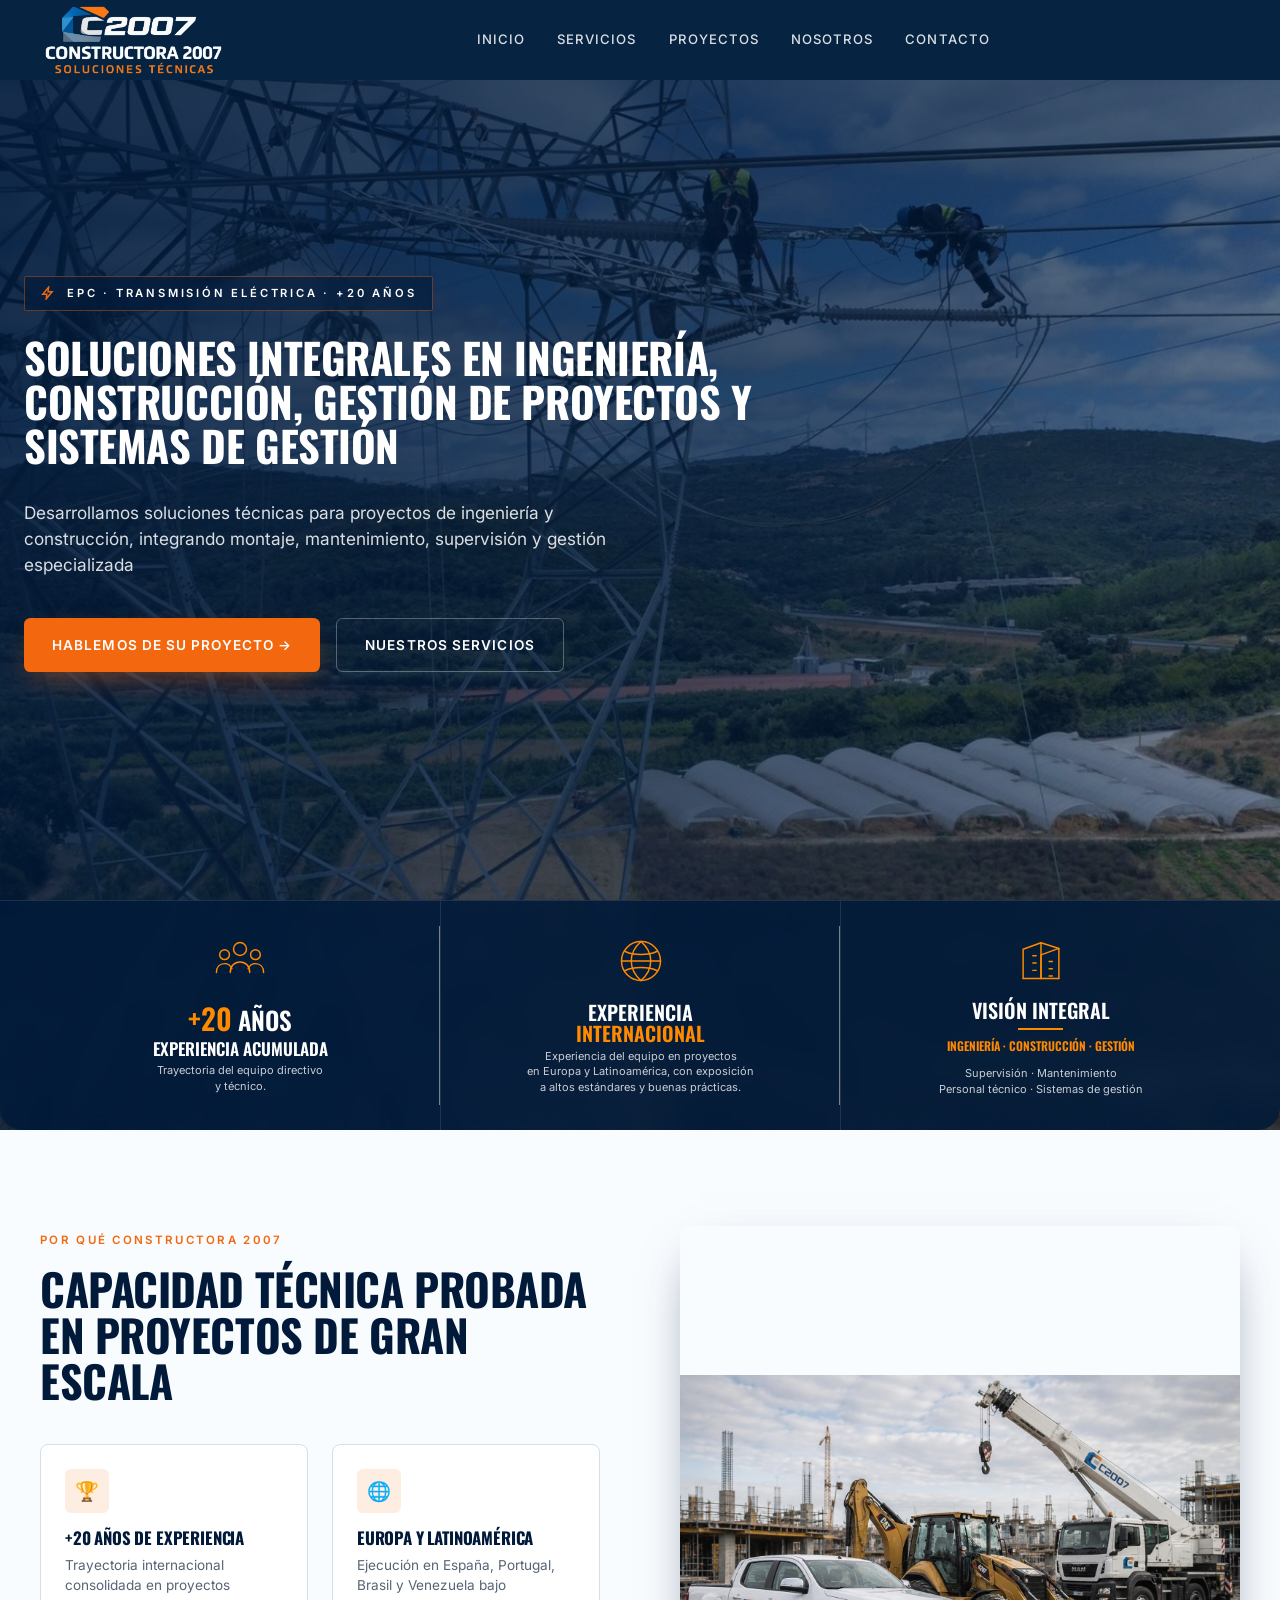
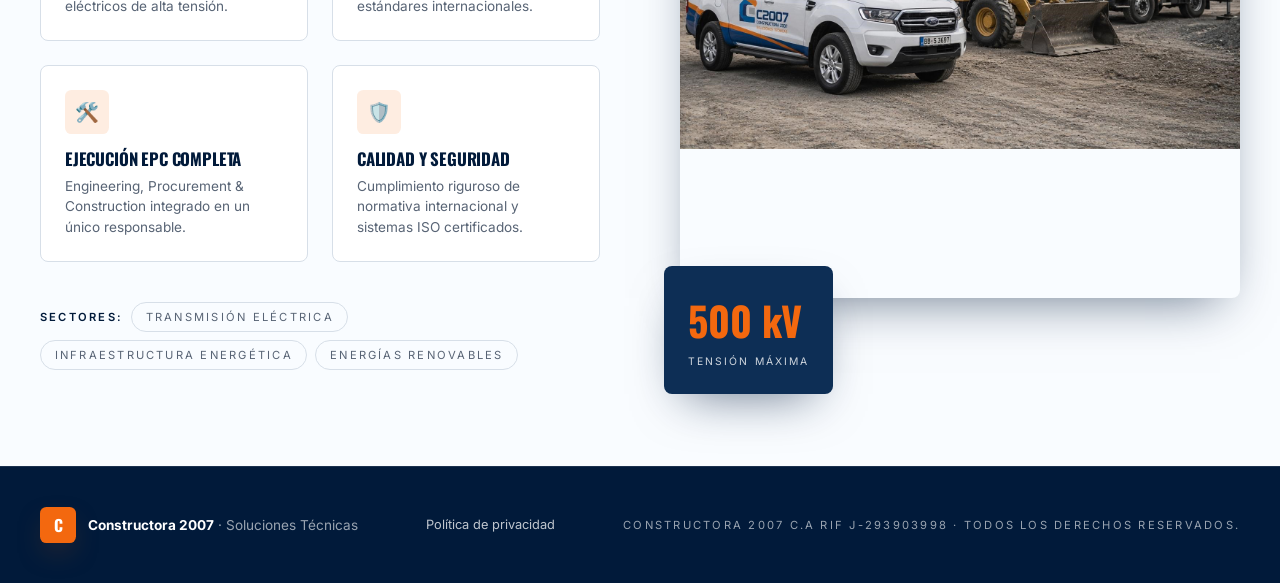
<file: index.html>
<!doctype html>
<html lang="es">
<head>
<meta charset="utf-8" />
<meta name="viewport" content="width=device-width, initial-scale=1" />
<title>Constructora 2007 · EPC en Transmisión Eléctrica hasta 500 kV</title>
<meta name="description" content="Diseño, construcción y montaje de subestaciones y líneas de transmisión hasta 500 kV." />
<link rel="preconnect" href="https://fonts.googleapis.com">
<link rel="preconnect" href="https://fonts.gstatic.com" crossorigin>
<link href="https://fonts.googleapis.com/css2?family=Inter:wght@400;500;600;700&family=Oswald:wght@500;600;700&display=swap" rel="stylesheet">
<link rel="icon" href="img/ico.jpg">
<link rel="stylesheet" href="css/styles.css" />



</head>
<body data-home="1">
<header id="nav" class="nav scrolled">
  <div class="container nav-inner">
    <a href="index.html" class="brand"><img src="img/logo-nuevo.jpeg" alt="Constructora 2007" class="brand-logo"></a>
    <nav class="nav-links">
      <a href="index.html" class="active">Inicio</a>
      <a href="servicios.html">Servicios</a>
      <a href="proyectos.html">Proyectos</a>
      <a href="nosotros.html">Nosotros</a>
      <a href="contacto.html">Contacto</a>
    </nav>
  
    <button class="nav-toggle" aria-label="Abrir menú" id="navToggle"><span></span><span></span><span></span></button>
  </div>
  <div class="nav-mobile" id="navMobile">
    <a href="index.html">Inicio</a>
    <a href="servicios.html">Servicios</a>
    <a href="proyectos.html">Proyectos</a>
    <a href="nosotros.html">Nosotros</a>
    <a href="contacto.html">Contacto</a>
  </div>
</header>
<main>
<!-- HERO -->
<section id="inicio" class="hero">
  <img src="img/fondo.jpg" alt="Líneas de transmisión" class="hero-bg" />
  <div class="hero-overlay"></div>
  <div class="container hero-inner">
    <div class="badge">
      <svg viewBox="0 0 24 24" width="14" height="14" fill="none" stroke="currentColor" stroke-width="2.5"><path d="M13 2L3 14h7l-1 8 10-12h-7l1-8z"/></svg>
      <span>EPC · Transmisión Eléctrica · +20 años</span>
    </div>
    <h1>Soluciones integrales en ingeniería, construcción, gestión de proyectos y sistemas de gestión</h1>
    <p class="hero-lead">Desarrollamos soluciones técnicas para proyectos de ingeniería y construcción, integrando montaje, mantenimiento, supervisión y gestión especializada</p>
    <div class="hero-ctas">
      <a href="contacto.html" class="btn btn-orange">HABLEMOS DE SU PROYECTO →</a>
      <a href="servicios.html" class="btn btn-ghost">NUESTROS SERVICIOS</a>
    </div>
  </div>
  <div class="stats-bar">
  <div class="container stats-grid">

    <!-- BLOQUE 1 -->
    <div class="stat-item">
      <div class="stat-icon">
        <svg viewBox="0 0 64 64" fill="none">
          <circle cx="32" cy="16" r="8"/>
          <circle cx="13" cy="23" r="6"/>
          <circle cx="51" cy="23" r="6"/>
          <path d="M20 45c0-8 5-13 12-13s12 5 12 13"/>
          <path d="M3 45c0-7 4-11 10-11 4 0 7 2 9 6"/>
          <path d="M61 45c0-7-4-11-10-11-4 0-7 2-9 6"/>
        </svg>
      </div>

      <div class="stat-number"><span>+20</span> AÑOS</div>
      <div class="stat-title">EXPERIENCIA ACUMULADA</div>
      <div class="stat-text">
        Trayectoria del equipo directivo<br>
        y técnico.
      </div>
    </div>

    <!-- BLOQUE 2 -->
    <div class="stat-item">
      <div class="stat-icon">
        <svg viewBox="0 0 64 64" fill="none">
          <circle cx="32" cy="32" r="24"/>
          <path d="M8 32h48"/>
          <path d="M32 8c8 7 12 15 12 24s-4 17-12 24"/>
          <path d="M32 8c-8 7-12 15-12 24s4 17 12 24"/>
          <path d="M12 20c6 3 13 4 20 4s14-1 20-4"/>
          <path d="M12 44c6-3 13-4 20-4s14 1 20 4"/>
        </svg>
      </div>

      <div class="stat-heading">EXPERIENCIA</div>
      <div class="stat-heading orange">INTERNACIONAL</div>
      <div class="stat-text">
        Experiencia del equipo en proyectos<br>
        en Europa y Latinoamérica, con exposición<br>
        a altos estándares y buenas prácticas.
      </div>
    </div>

    <!-- BLOQUE 3 -->
    <div class="stat-item">
      <div class="stat-icon">
        <svg viewBox="0 0 64 64" fill="none">
          <path d="M10 56V20l22-8v44"/>
          <path d="M32 56V27l22-8v37"/>
          <path d="M10 56h44"/>
          <path d="M22 28h4"/>
          <path d="M22 37h4"/>
          <path d="M22 46h4"/>
          <path d="M42 35h4"/>
          <path d="M42 44h4"/>
          <path d="M42 53h4"/>
          <path d="M32 12l22 7"/>
        </svg>
      </div>

      <div class="stat-heading">VISIÓN INTEGRAL</div>
      <div class="stat-line"></div>
      <div class="stat-services">
        INGENIERÍA · CONSTRUCCIÓN · GESTIÓN
      </div>
      <div class="stat-text">
        Supervisión · Mantenimiento<br>
        Personal técnico · Sistemas de gestión
      </div>
    </div>

  </div>
</div>
</section>

<!-- WHY US -->
<section class="why">
  <div class="container why-grid">
    <div>
      <span class="eyebrow">Por qué Constructora 2007</span>
      <h2>Capacidad técnica probada en proyectos de gran escala</h2>
      <div class="why-cards">
        <div class="why-card"><div class="why-icon">🏆</div><h3>+20 años de experiencia</h3><p>Trayectoria internacional consolidada en proyectos eléctricos de alta tensión.</p></div>
        <div class="why-card"><div class="why-icon">🌐</div><h3>Europa y Latinoamérica</h3><p>Ejecución en España, Portugal, Brasil y Venezuela bajo estándares internacionales.</p></div>
        <div class="why-card"><div class="why-icon">🛠️</div><h3>Ejecución EPC completa</h3><p>Engineering, Procurement & Construction integrado en un único responsable.</p></div>
        <div class="why-card"><div class="why-icon">🛡️</div><h3>Calidad y seguridad</h3><p>Cumplimiento riguroso de normativa internacional y sistemas ISO certificados.</p></div>
      </div>
      <div class="sectors">
        <span class="sectors-label">Sectores:</span>
        <span class="chip">Transmisión Eléctrica</span>
        <span class="chip">Infraestructura Energética</span>
        <span class="chip">Energías Renovables</span>
      </div>
    </div>
    <div class="why-img-wrap">
      <img src="img/obra.jpg" alt="Tendido de conductores" />
      <div class="about-badge"><div class="about-badge-v">500 kV</div><div class="about-badge-l">Tensión máxima</div></div>
    </div>
  </div>
</section>
</main>
<footer class="footer">
  <div class="container footer-inner">
    <div class="brand">
      <div class="brand-mark">C</div>
      <div class="text-sm"><strong>Constructora 2007</strong> · Soluciones Técnicas</div>
    </div>
    <a class="footer-privacy-link" href="politica-privacidad.html">Política de privacidad</a>
    <div class="footer-copy">Constructora 2007 C.A RIF J-293903998 · Todos los derechos reservados.</div>
  </div>
</footer>
<script src="js/script.js"></script>

</body>
</html>
</file>
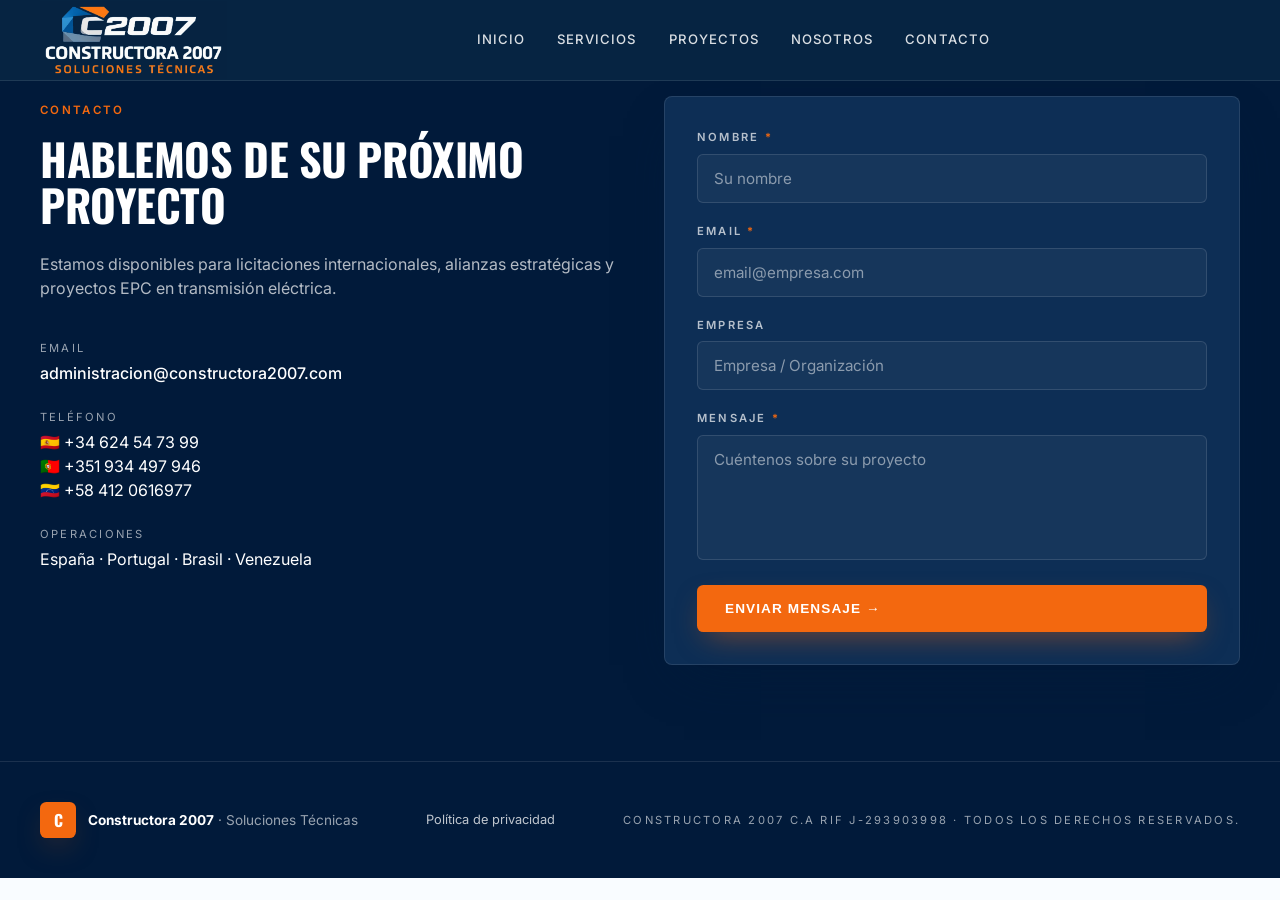
<file: contacto.html>
<!doctype html>
<html lang="es">
<head>
<meta charset="utf-8" />
<meta name="viewport" content="width=device-width, initial-scale=1" />
<title>Contacto · Constructora 2007</title>
<meta name="description" content="Hablemos de su próximo proyecto. Disponibles para licitaciones internacionales." />
<link rel="preconnect" href="https://fonts.googleapis.com">
<link rel="preconnect" href="https://fonts.gstatic.com" crossorigin>
<link href="https://fonts.googleapis.com/css2?family=Inter:wght@400;500;600;700&family=Oswald:wght@500;600;700&display=swap" rel="stylesheet">
<link rel="icon" href="img/ico.jpg">
<link rel="stylesheet" href="css/styles.css?v=contacto-scroll-4" />
</head>
<body>
<header id="nav" class="nav scrolled">

  <div class="container nav-inner">
    <a href="index.html" class="brand">
      <img src="img/logo-nuevo.jpeg" alt="Constructora 2007" class="brand-logo">
    </a>
    <nav class="nav-links">
      <a href="index.html" class="active">Inicio</a>
      <a href="servicios.html">Servicios</a>
      <a href="proyectos.html">Proyectos</a>
      <a href="nosotros.html">Nosotros</a>
      <a href="contacto.html">Contacto</a>
    </nav>
  
    <button class="nav-toggle" aria-label="Abrir menú" id="navToggle"><span></span><span></span><span></span></button>
  </div>
  <div class="nav-mobile" id="navMobile">
    <a href="index.html">Inicio</a>
    <a href="servicios.html">Servicios</a>
    <a href="proyectos.html">Proyectos</a>
    <a href="nosotros.html">Nosotros</a>
    <a href="contacto.html">Contacto</a>
  </div>
</header>
<main>
<!-- CONTACT -->
<section id="contacto" class="contact">
  <div class="container contact-grid">
    <div>
      <span class="eyebrow">Contacto</span>
      <h2 class="light">Hablemos de su próximo proyecto</h2>
      <p class="lead light">Estamos disponibles para licitaciones internacionales, alianzas estratégicas y proyectos EPC en transmisión eléctrica.</p>
      <div class="contact-list">
        <div class="contact-item"><div><div class="ci-l">Email</div><a href="mailto:administracion@constructora2007.com">administracion@constructora2007.com</a></div></div>
        <div class="contact-item"><div><div class="ci-l">Teléfono</div>
          <div>🇪🇸 +34 624 54 73 99</div>
          <div>🇵🇹 +351 934 497 946</div>
          <div>🇻🇪 +58 412 0616977</div>
        </div></div>
        <div class="contact-item"><div><div class="ci-l">Operaciones</div><div>España · Portugal · Brasil · Venezuela</div></div></div>
      </div>
    </div>
   <form class="contact-form"
      id="contactForm"
      action="https://formsubmit.co/administracion@constructora2007.com"
      method="POST">

  <input type="hidden" name="_subject" value="Nueva solicitud de presupuesto - Constructora 2007">
  <input type="hidden" name="_captcha" value="false">
  <input type="hidden" name="_next" value="https://constructora2007.com/index.html">

  <label>
    Nombre <span>*</span>
    <input name="nombre" required type="text" placeholder="Su nombre"/>
  </label>

  <label>
    Email <span>*</span>
    <input name="email" required type="email" placeholder="email@empresa.com"/>
  </label>

  <label>
    Empresa
    <input name="empresa" type="text" placeholder="Empresa / Organización"/>
  </label>

  <label>
    Mensaje <span>*</span>
    <textarea name="mensaje" required rows="5" placeholder="Cuéntenos sobre su proyecto"></textarea>
  </label>

  <button type="submit" class="btn btn-orange">Enviar mensaje →</button>
</form>
  </div>
</section>


</main>
<footer class="footer">
  <div class="container footer-inner">
    <div class="brand">
      <div class="brand-mark">C</div>
      <div class="text-sm"><strong>Constructora 2007</strong> · Soluciones Técnicas</div>
    </div>
    <a class="footer-privacy-link" href="politica-privacidad.html">Política de privacidad</a>
    <div class="footer-copy">Constructora 2007 C.A RIF J-293903998 · Todos los derechos reservados.</div>
  </div>
</footer>
<script src="js/script.js"></script>

</body>
</html>
</file>
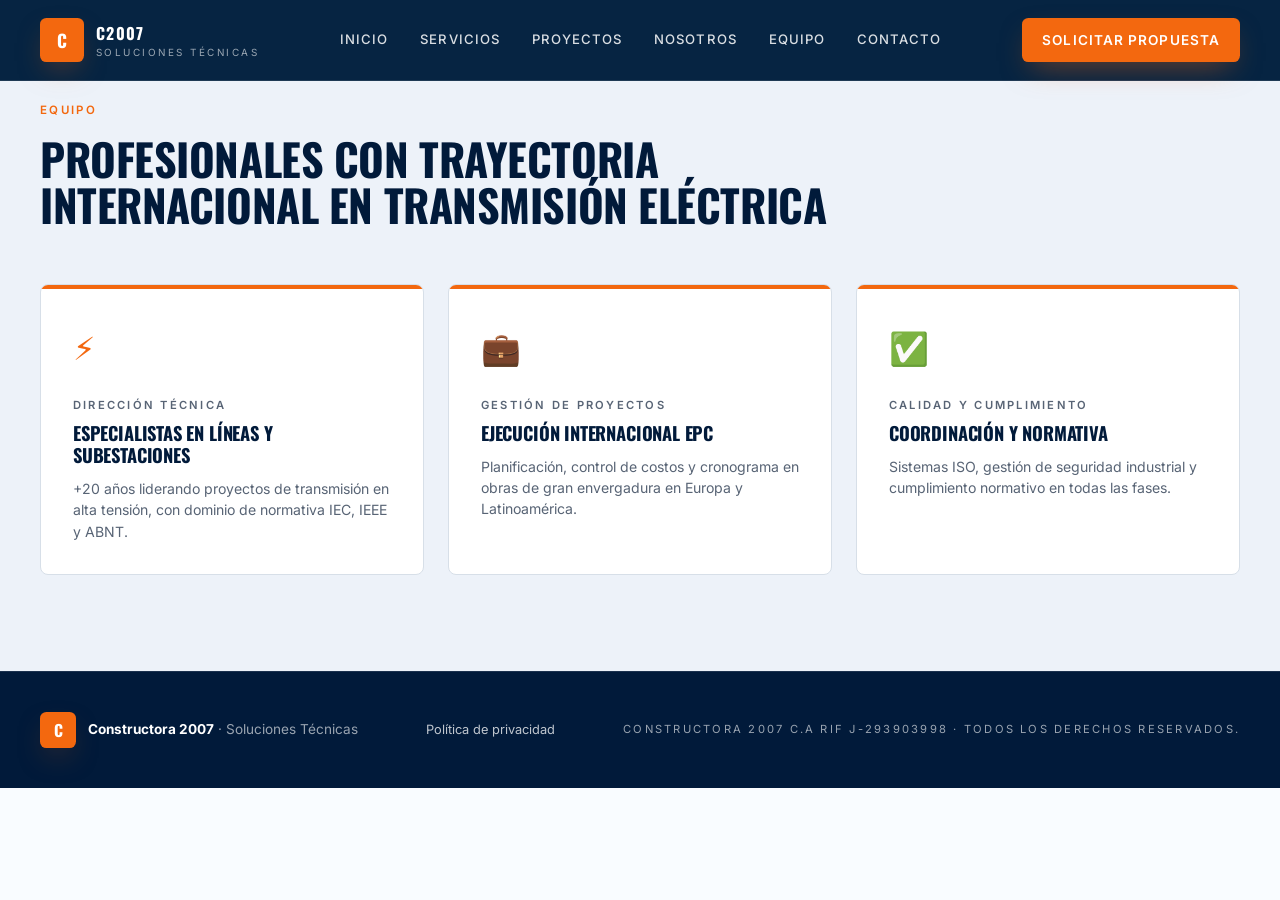
<file: equipo.html>
<!doctype html>
<html lang="es">
<head>
<meta charset="utf-8" />
<meta name="viewport" content="width=device-width, initial-scale=1" />
<title>Equipo · Constructora 2007</title>
<meta name="description" content="Profesionales con trayectoria internacional en transmisión eléctrica." />
<link rel="preconnect" href="https://fonts.googleapis.com">
<link rel="preconnect" href="https://fonts.gstatic.com" crossorigin>
<link href="https://fonts.googleapis.com/css2?family=Inter:wght@400;500;600;700&family=Oswald:wght@500;600;700&display=swap" rel="stylesheet">
<link rel="icon" href="img/ico.jpg">
<link rel="stylesheet" href="css/styles.css" />
</head>
<body>
<header id="nav" class="nav scrolled">
  <div class="container nav-inner">
    <a href="index.html" class="brand">
      <div class="brand-mark">C</div>
      <div>
        <div class="brand-name">C2007</div>
        <div class="brand-sub">Soluciones Técnicas</div>
      </div>
    </a>
    <nav class="nav-links">
      <a href="index.html">Inicio</a>
      <a href="servicios.html">Servicios</a>
      <a href="proyectos.html">Proyectos</a>
      <a href="nosotros.html">Nosotros</a>
      <a href="equipo.html" class="active">Equipo</a>
      <a href="contacto.html">Contacto</a>
    </nav>
    <a href="contacto.html" class="btn btn-orange nav-cta">Solicitar Propuesta</a>
    <button class="nav-toggle" aria-label="Abrir menú" id="navToggle"><span></span><span></span><span></span></button>
  </div>
  <div class="nav-mobile" id="navMobile">
    <a href="index.html">Inicio</a>
    <a href="servicios.html">Servicios</a>
    <a href="proyectos.html">Proyectos</a>
    <a href="nosotros.html">Nosotros</a>
    <a href="equipo.html">Equipo</a>
    <a href="contacto.html">Contacto</a>
  </div>
</header>
<main>
<!-- TEAM -->
<section id="equipo" class="team">
  <div class="container">
    <span class="eyebrow">Equipo</span>
    <h2>Profesionales con trayectoria internacional en transmisión eléctrica</h2>
    <div class="team-grid">
      <div class="team-card"><div class="team-bar"></div><div class="team-icon">⚡</div><div class="team-role">Dirección Técnica</div><h3>Especialistas en líneas y subestaciones</h3><p>+20 años liderando proyectos de transmisión en alta tensión, con dominio de normativa IEC, IEEE y ABNT.</p></div>
      <div class="team-card"><div class="team-bar"></div><div class="team-icon">💼</div><div class="team-role">Gestión de Proyectos</div><h3>Ejecución internacional EPC</h3><p>Planificación, control de costos y cronograma en obras de gran envergadura en Europa y Latinoamérica.</p></div>
      <div class="team-card"><div class="team-bar"></div><div class="team-icon">✅</div><div class="team-role">Calidad y Cumplimiento</div><h3>Coordinación y normativa</h3><p>Sistemas ISO, gestión de seguridad industrial y cumplimiento normativo en todas las fases.</p></div>
    </div>
  </div>
</section>


</main>
<footer class="footer">
  <div class="container footer-inner">
    <div class="brand">
      <div class="brand-mark">C</div>
      <div class="text-sm"><strong>Constructora 2007</strong> · Soluciones Técnicas</div>
    </div>
    <a class="footer-privacy-link" href="politica-privacidad.html">Política de privacidad</a>
    <div class="footer-copy">Constructora 2007 C.A RIF J-293903998 · Todos los derechos reservados.</div>
  </div>
</footer>
<script src="js/script.js"></script>

</body>
</html>
</file>
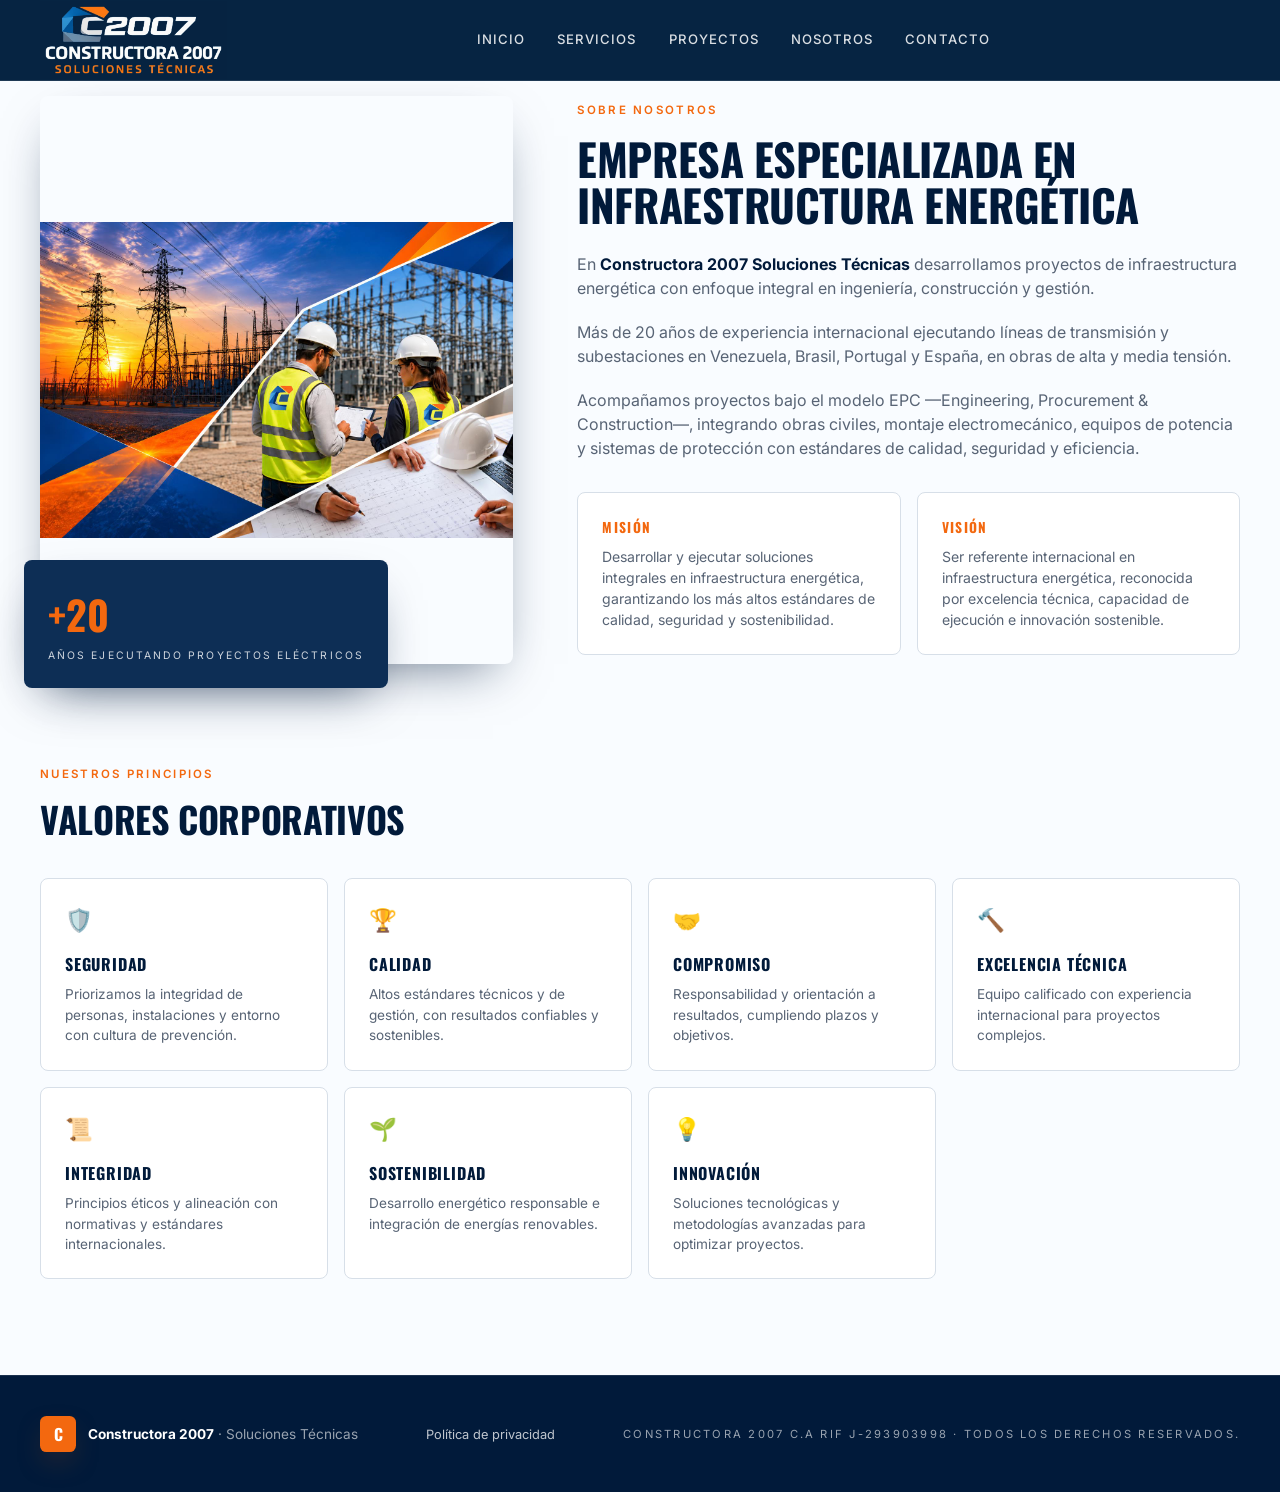
<file: nosotros.html>
<!doctype html>
<html lang="es">
<head>
<meta charset="utf-8" />
<meta name="viewport" content="width=device-width, initial-scale=1" />
<title>Nosotros · Constructora 2007</title>
<meta name="description" content="Empresa especializada en infraestructura energética. Misión, visión y valores." />
<link rel="preconnect" href="https://fonts.googleapis.com">
<link rel="preconnect" href="https://fonts.gstatic.com" crossorigin>
<link href="https://fonts.googleapis.com/css2?family=Inter:wght@400;500;600;700&family=Oswald:wght@500;600;700&display=swap" rel="stylesheet">
<link rel="icon" href="img/ico.jpg">
<link rel="stylesheet" href="css/styles.css" />
</head>
<body>
<header id="nav" class="nav scrolled">
  <div class="container nav-inner">
    <a href="index.html" class="brand">
      <a href="index.html" class="brand">
	  
  <a href="index.html" class="brand">
  <img src="img/logo-nuevo.jpeg" alt="Constructora 2007" class="brand-logo">
</a>
</a>
    </a>
    <nav class="nav-links">
      <a href="index.html" class="active">Inicio</a>
      <a href="servicios.html">Servicios</a>
      <a href="proyectos.html">Proyectos</a>
      <a href="nosotros.html">Nosotros</a>
      <a href="contacto.html">Contacto</a>
    </nav>
  
    <button class="nav-toggle" aria-label="Abrir menú" id="navToggle"><span></span><span></span><span></span></button>
  </div>
  <div class="nav-mobile" id="navMobile">
    <a href="index.html">Inicio</a>
    <a href="servicios.html">Servicios</a>
    <a href="proyectos.html">Proyectos</a>
    <a href="nosotros.html">Nosotros</a>
    <a href="contacto.html">Contacto</a>
  </div>
</header>
<main>
<!-- ABOUT -->
<section id="nosotros" class="about">
  <div class="container about-grid">
    <div class="about-img-wrap">
      <img src="img/nosotros.jpeg" alt="Equipo de Constructora 2007"/>
      <div class="about-badge"><div class="about-badge-v">+20</div><div class="about-badge-l">Años ejecutando proyectos eléctricos</div></div>
    </div>
    <div>
      <span class="eyebrow">Sobre nosotros</span>
      <h2>Empresa especializada en infraestructura energética</h2>
      <div class="about-text">
        <p>En <strong>Constructora 2007 Soluciones Técnicas</strong> desarrollamos proyectos de infraestructura energética con enfoque integral en ingeniería, construcción y gestión.</p>
        <p>Más de 20 años de experiencia internacional ejecutando líneas de transmisión y subestaciones en Venezuela, Brasil, Portugal y España, en obras de alta y media tensión.</p>
        <p>Acompañamos proyectos bajo el modelo EPC —Engineering, Procurement & Construction—, integrando obras civiles, montaje electromecánico, equipos de potencia y sistemas de protección con estándares de calidad, seguridad y eficiencia.</p>
      </div>
      <div class="mv">
        <div class="mv-card"><div class="mv-title">Misión</div><p>Desarrollar y ejecutar soluciones integrales en infraestructura energética, garantizando los más altos estándares de calidad, seguridad y sostenibilidad.</p></div>
        <div class="mv-card"><div class="mv-title">Visión</div><p>Ser referente internacional en infraestructura energética, reconocida por excelencia técnica, capacidad de ejecución e innovación sostenible.</p></div>
      </div>
    </div>
  </div>
  <div class="container values-wrap">
    <span class="eyebrow">Nuestros principios</span>
    <h3>Valores Corporativos</h3>
    <div class="values" id="valuesGrid"></div>
  </div>
</section>


</main>
<footer class="footer">
  <div class="container footer-inner">
    <div class="brand">
      <div class="brand-mark">C</div>
      <div class="text-sm"><strong>Constructora 2007</strong> · Soluciones Técnicas</div>
    </div>
    <a class="footer-privacy-link" href="politica-privacidad.html">Política de privacidad</a>
    <div class="footer-copy">Constructora 2007 C.A RIF J-293903998 · Todos los derechos reservados.</div>
  </div>
</footer>
<script src="js/script.js"></script>

</body>
</html>
</file>
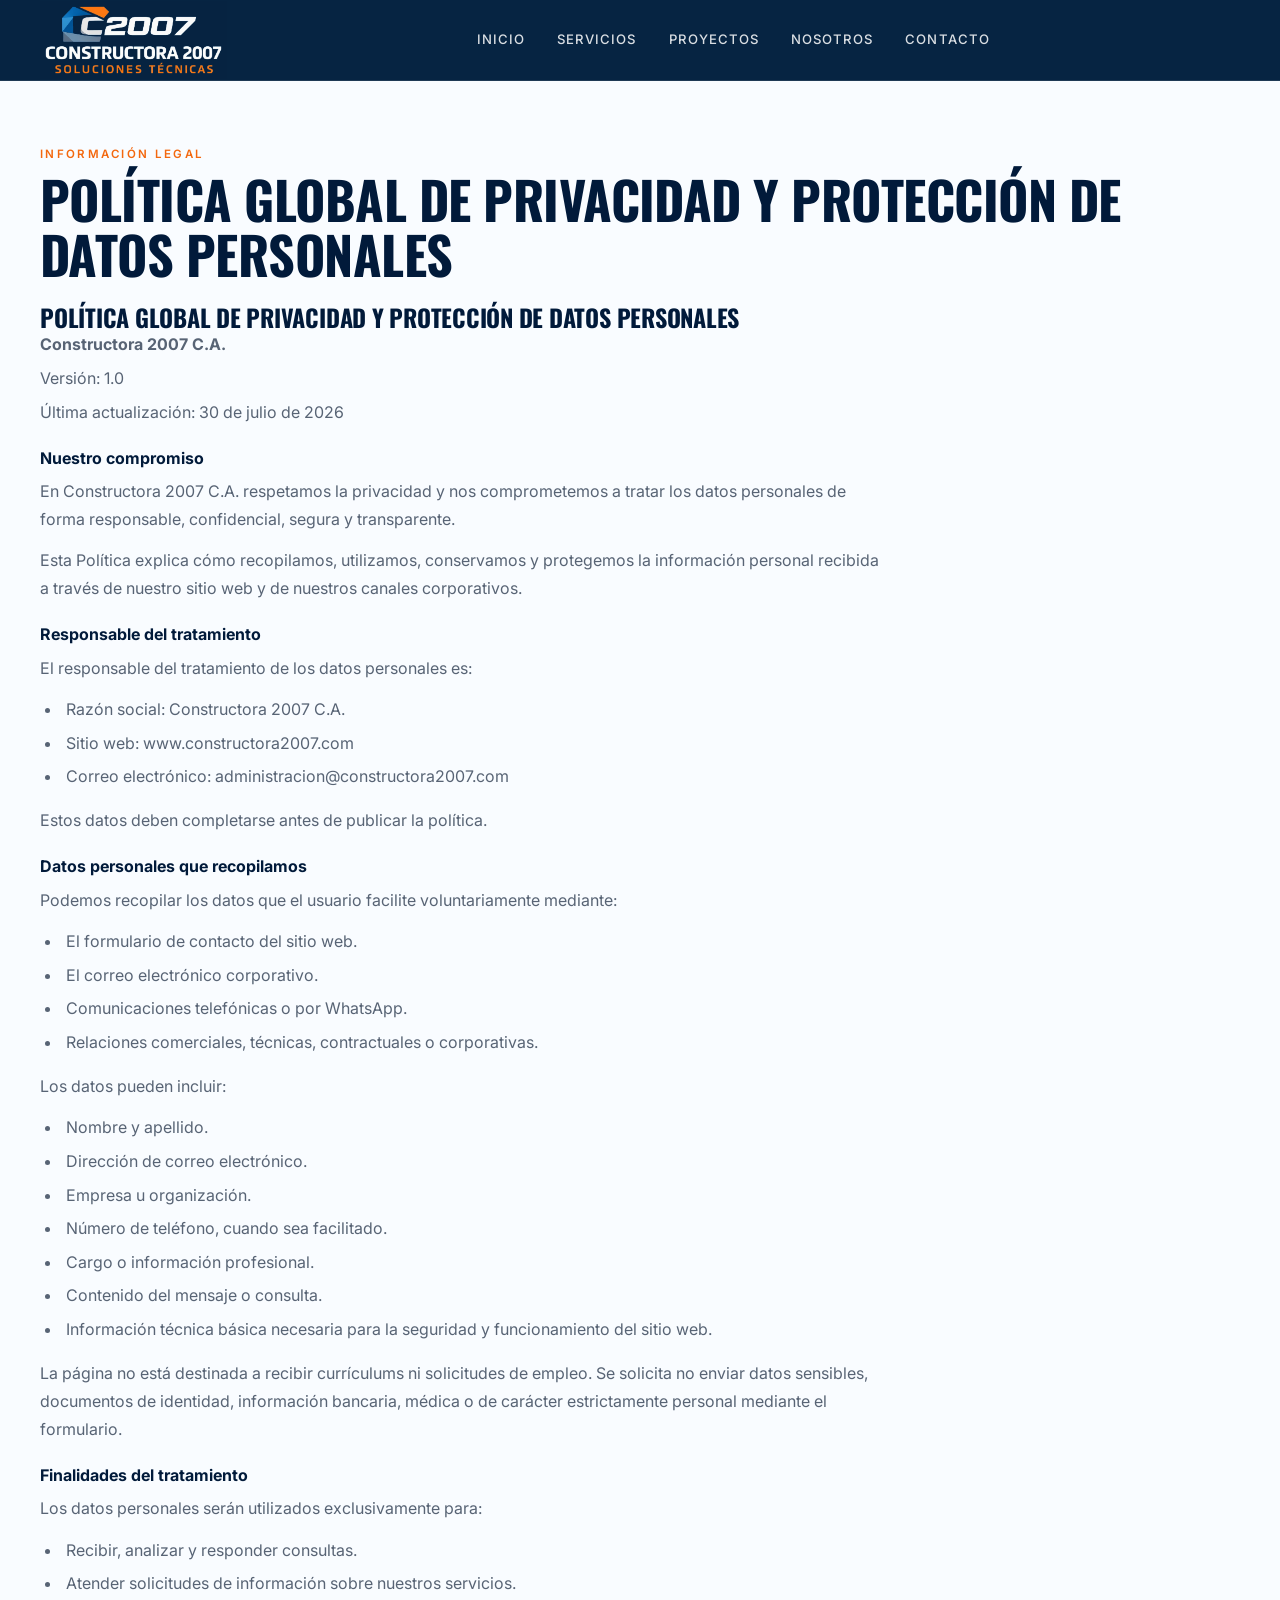
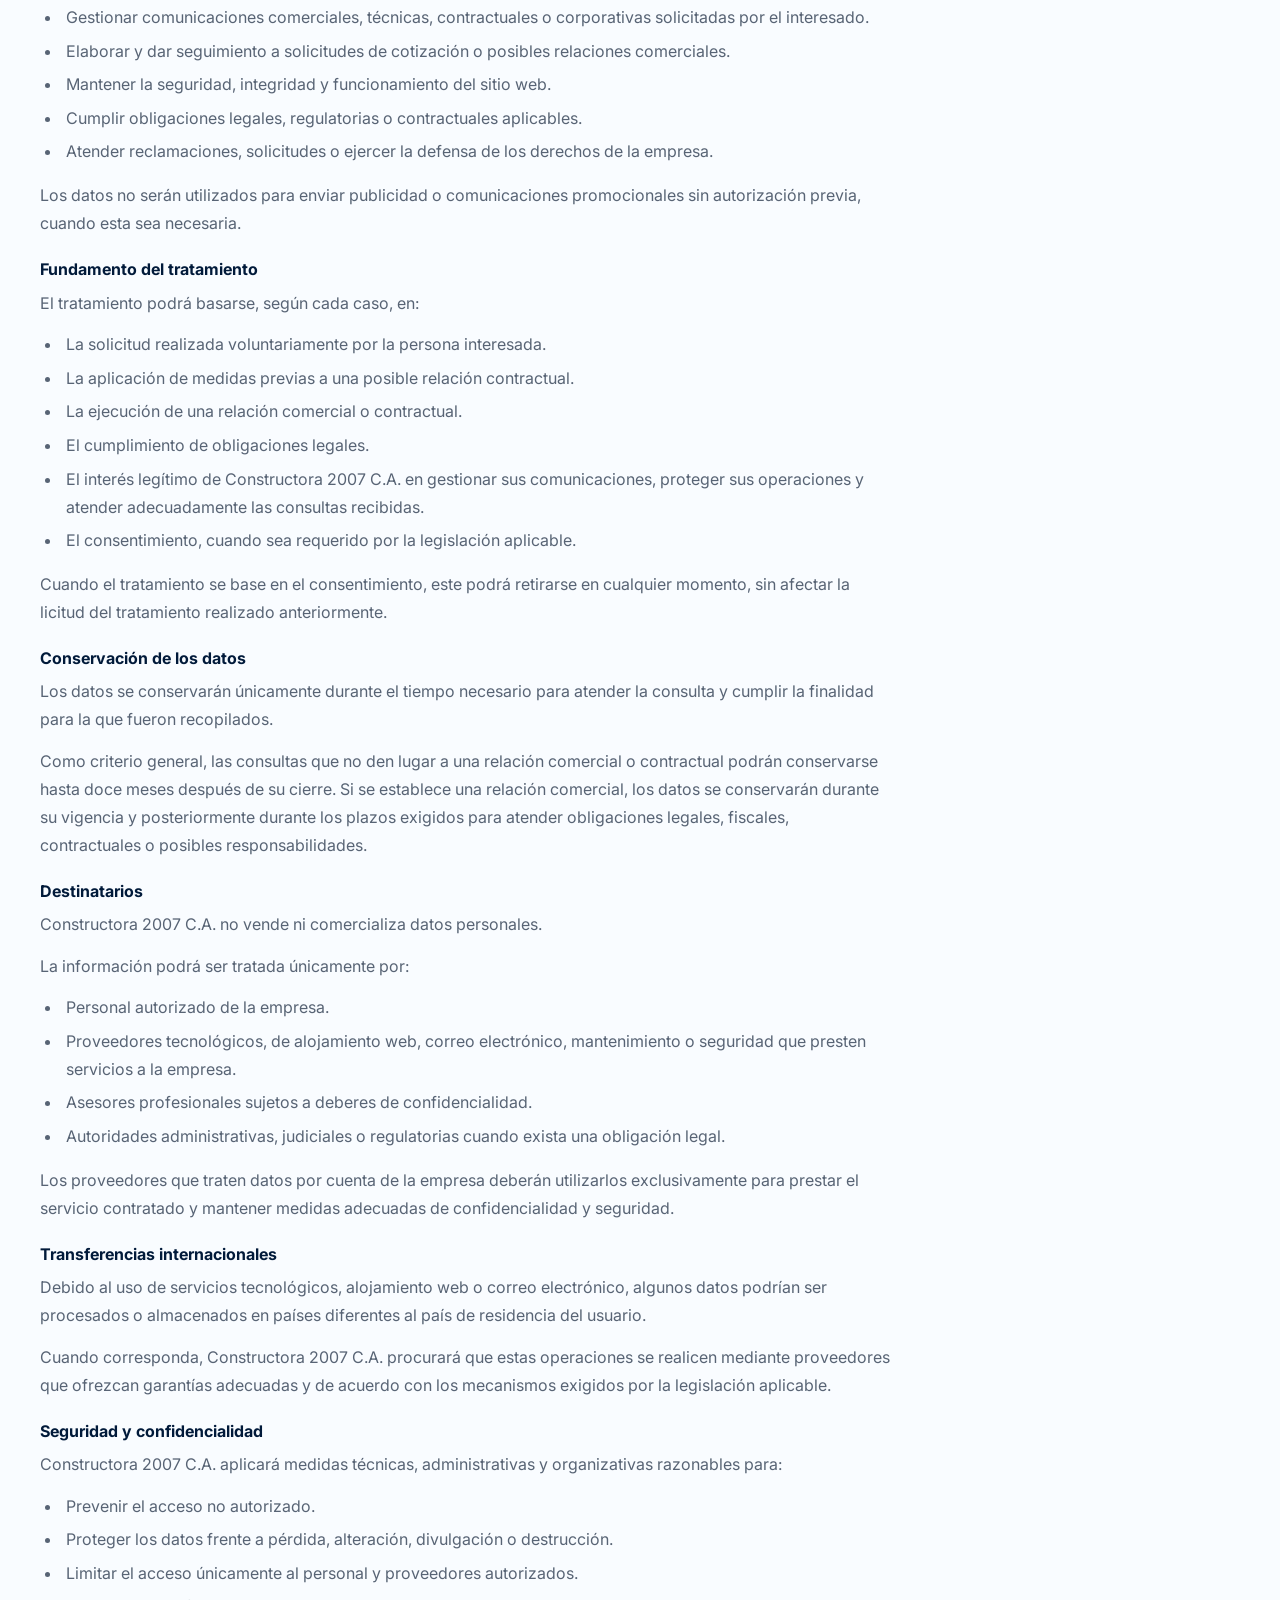
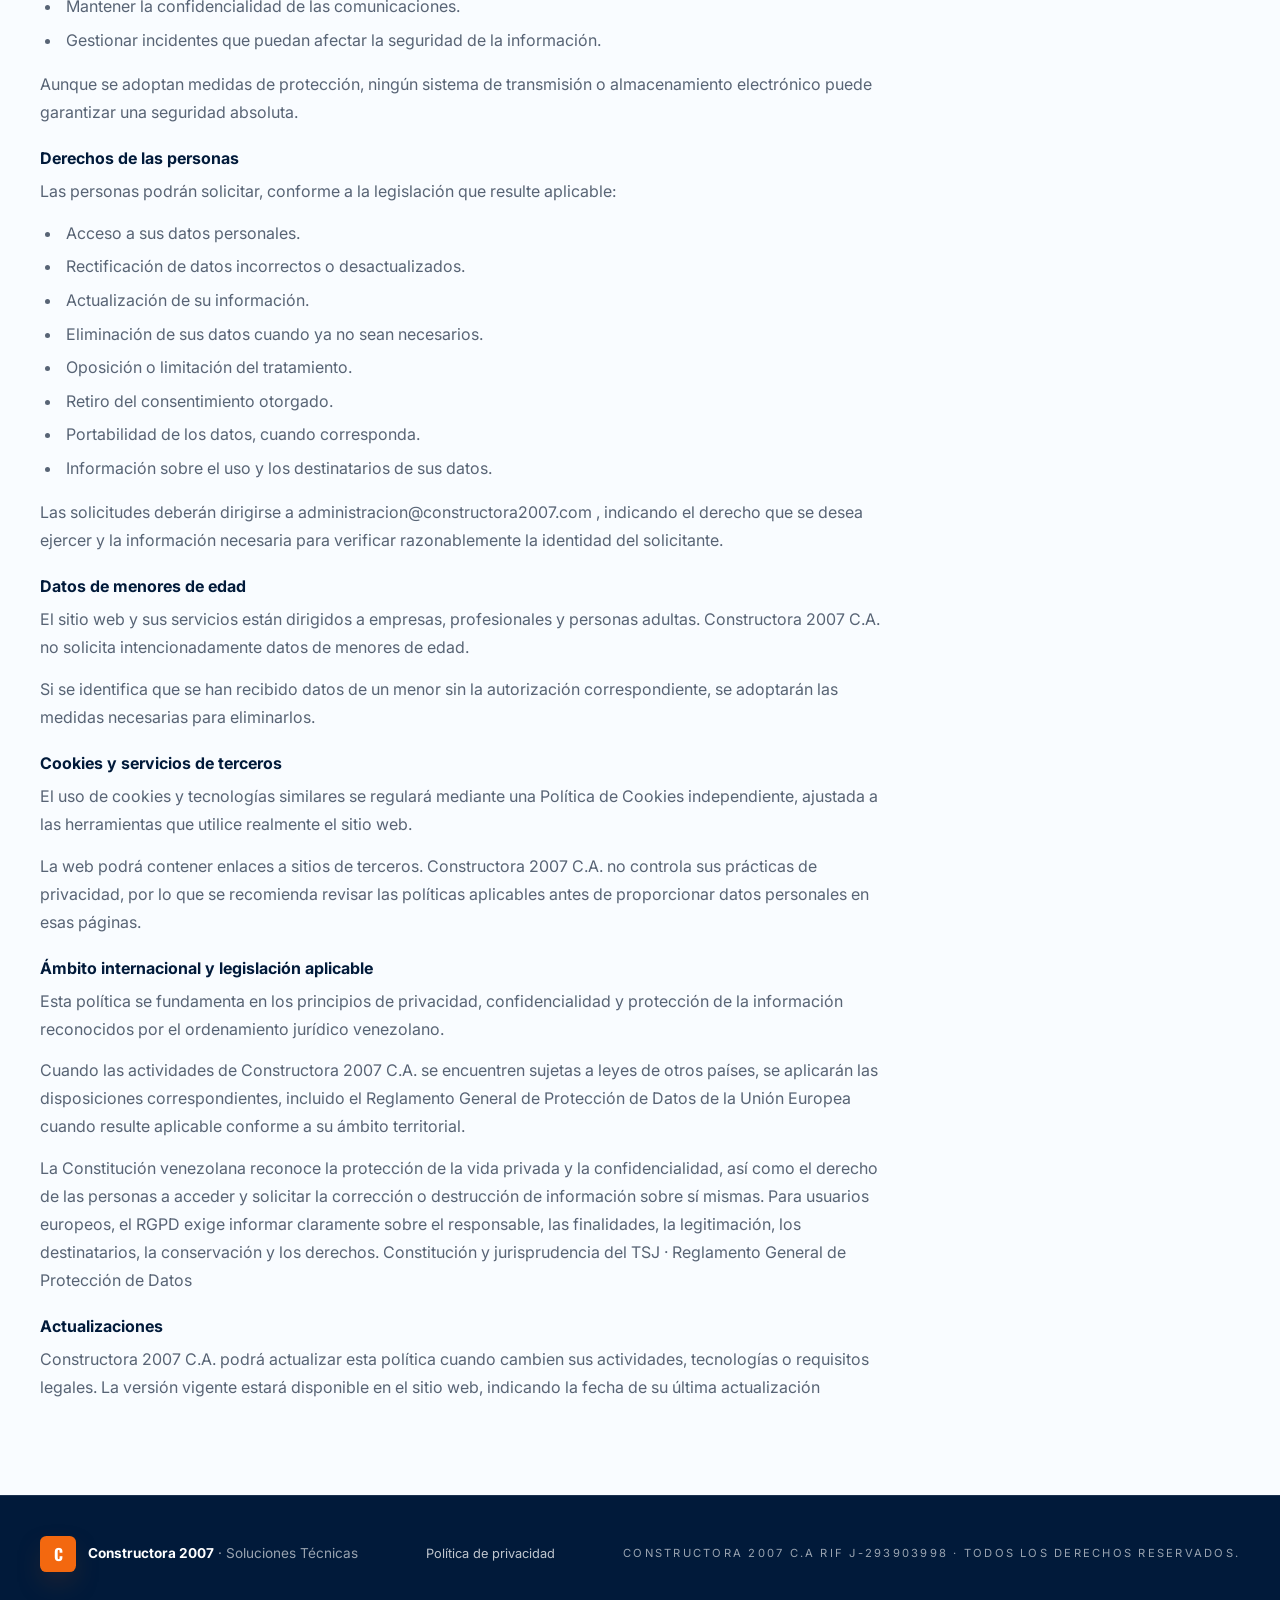
<file: politica-privacidad.html>
<!doctype html>
<html lang="es">
<head>
<meta charset="utf-8" />
<meta name="viewport" content="width=device-width, initial-scale=1" />
<title>Política global de privacidad · Constructora 2007</title>
<meta name="description" content="Política global de privacidad y protección de datos personales de Constructora 2007 C.A." />
<link rel="preconnect" href="https://fonts.googleapis.com">
<link rel="preconnect" href="https://fonts.gstatic.com" crossorigin>
<link href="https://fonts.googleapis.com/css2?family=Inter:wght@400;500;600;700&family=Oswald:wght@500;600;700&display=swap" rel="stylesheet">
<link rel="icon" href="img/ico.jpg">
<link rel="stylesheet" href="css/styles.css" />
<style>
.privacy-page { padding: 140px 0 80px; }
.privacy-page > .container > h1 { margin: .5rem 0 1.5rem; font-size: clamp(2rem, 5vw, 3.25rem); }
.privacy-page .policy-copy { max-width: 85ch; }
.policy-copy p, .policy-copy li { color: var(--muted); line-height: 1.75; margin: 0 0 .85rem; }
.policy-copy ul { padding-left: 1.4rem; margin: .5rem 0 1rem; }
.policy-copy li { padding-left: .25rem; margin-bottom: .35rem; }
.policy-copy h3 { margin: 1.5rem 0 .65rem; font-family: "Inter",system-ui,sans-serif; font-size: 1rem; font-weight: 700; text-transform: none; letter-spacing: 0; }
.policy-copy .policy-meta { margin-bottom: .35rem; }
.footer-privacy-link { font-size: .8rem; color: rgba(255,255,255,.75); text-align: center; }
.footer-privacy-link:hover { color: var(--orange); }
@media (max-width: 767px) {
  .footer-inner .brand { order: 1; }
  .footer-privacy-link { order: 2; }
  .footer-copy { order: 3; text-align: center; }
}
</style>
</head>
<body>
<header id="nav" class="nav scrolled">
  <div class="container nav-inner">
    <a href="index.html" class="brand">
      <a href="index.html" class="brand">
	  
  <a href="index.html" class="brand">
  <img src="img/logo-nuevo.jpeg" alt="Constructora 2007" class="brand-logo">
</a>
</a>
    </a>
    <nav class="nav-links">
      <a href="index.html" class="active">Inicio</a>
      <a href="servicios.html">Servicios</a>
      <a href="proyectos.html">Proyectos</a>
      <a href="nosotros.html">Nosotros</a>
      <a href="contacto.html">Contacto</a>
    </nav>
  
    <button class="nav-toggle" aria-label="Abrir menú" id="navToggle"><span></span><span></span><span></span></button>
  </div>
  <div class="nav-mobile" id="navMobile">
    <a href="index.html">Inicio</a>
    <a href="servicios.html">Servicios</a>
    <a href="proyectos.html">Proyectos</a>
    <a href="nosotros.html">Nosotros</a>
    <a href="contacto.html">Contacto</a>
  </div>
</header>
<main>
  <section class="privacy-page">
    <div class="container">
      <span class="eyebrow">Información legal</span>
      <h1>Política global de privacidad y protección de datos personales</h1>
<article class="policy-card policy-privacy">
  <h2>Pol&#237;tica Global de Privacidad y Protecci&#243;n de Datos Personales</h2>
  <div class="policy-copy">
    <p class="policy-meta"><strong>Constructora 2007 C.A.</strong></p>
    <p class="policy-meta">Versi&#243;n: 1.0</p>
    <p class="policy-meta">&#218;ltima actualizaci&#243;n: 30 de julio de 2026</p>
    <h3>Nuestro compromiso</h3>
    <p>En Constructora 2007 C.A. respetamos la privacidad y nos comprometemos a tratar los datos personales de forma responsable, confidencial, segura y transparente.</p>
    <p>Esta Pol&#237;tica explica c&#243;mo recopilamos, utilizamos, conservamos y protegemos la informaci&#243;n personal recibida a trav&#233;s de nuestro sitio web y de nuestros canales corporativos.</p>
    <h3>Responsable del tratamiento</h3>
    <p>El responsable del tratamiento de los datos personales es:</p>
    <ul>
      <li>Raz&#243;n social: Constructora 2007 C.A.</li>
      <li>Sitio web: www.constructora2007.com</li>
      <li>Correo electr&#243;nico: administracion@constructora2007.com</li>
    </ul>
    <p>Estos datos deben completarse antes de publicar la pol&#237;tica.</p>
    <h3>Datos personales que recopilamos</h3>
    <p>Podemos recopilar los datos que el usuario facilite voluntariamente mediante:</p>
    <ul>
      <li>El formulario de contacto del sitio web.</li>
      <li>El correo electr&#243;nico corporativo.</li>
      <li>Comunicaciones telef&#243;nicas o por WhatsApp.</li>
      <li>Relaciones comerciales, t&#233;cnicas, contractuales o corporativas.</li>
    </ul>
    <p>Los datos pueden incluir:</p>
    <ul>
      <li>Nombre y apellido.</li>
      <li>Direcci&#243;n de correo electr&#243;nico.</li>
      <li>Empresa u organizaci&#243;n.</li>
      <li>N&#250;mero de tel&#233;fono, cuando sea facilitado.</li>
      <li>Cargo o informaci&#243;n profesional.</li>
      <li>Contenido del mensaje o consulta.</li>
      <li>Informaci&#243;n t&#233;cnica b&#225;sica necesaria para la seguridad y funcionamiento del sitio web.</li>
    </ul>
    <p>La p&#225;gina no est&#225; destinada a recibir curr&#237;culums ni solicitudes de empleo. Se solicita no enviar datos sensibles, documentos de identidad, informaci&#243;n bancaria, m&#233;dica o de car&#225;cter estrictamente personal mediante el formulario.</p>
    <h3>Finalidades del tratamiento</h3>
    <p>Los datos personales ser&#225;n utilizados exclusivamente para:</p>
    <ul>
      <li>Recibir, analizar y responder consultas.</li>
      <li>Atender solicitudes de informaci&#243;n sobre nuestros servicios.</li>
      <li>Gestionar comunicaciones comerciales, t&#233;cnicas, contractuales o corporativas solicitadas por el interesado.</li>
      <li>Elaborar y dar seguimiento a solicitudes de cotizaci&#243;n o posibles relaciones comerciales.</li>
      <li>Mantener la seguridad, integridad y funcionamiento del sitio web.</li>
      <li>Cumplir obligaciones legales, regulatorias o contractuales aplicables.</li>
      <li>Atender reclamaciones, solicitudes o ejercer la defensa de los derechos de la empresa.</li>
    </ul>
    <p>Los datos no ser&#225;n utilizados para enviar publicidad o comunicaciones promocionales sin autorizaci&#243;n previa, cuando esta sea necesaria.</p>
    <h3>Fundamento del tratamiento</h3>
    <p>El tratamiento podr&#225; basarse, seg&#250;n cada caso, en:</p>
    <ul>
      <li>La solicitud realizada voluntariamente por la persona interesada.</li>
      <li>La aplicaci&#243;n de medidas previas a una posible relaci&#243;n contractual.</li>
      <li>La ejecuci&#243;n de una relaci&#243;n comercial o contractual.</li>
      <li>El cumplimiento de obligaciones legales.</li>
      <li>El inter&#233;s leg&#237;timo de Constructora 2007 C.A. en gestionar sus comunicaciones, proteger sus operaciones y atender adecuadamente las consultas recibidas.</li>
      <li>El consentimiento, cuando sea requerido por la legislaci&#243;n aplicable.</li>
    </ul>
    <p>Cuando el tratamiento se base en el consentimiento, este podr&#225; retirarse en cualquier momento, sin afectar la licitud del tratamiento realizado anteriormente.</p>
    <h3>Conservaci&#243;n de los datos</h3>
    <p>Los datos se conservar&#225;n &#250;nicamente durante el tiempo necesario para atender la consulta y cumplir la finalidad para la que fueron recopilados.</p>
    <p>Como criterio general, las consultas que no den lugar a una relaci&#243;n comercial o contractual podr&#225;n conservarse hasta doce meses despu&#233;s de su cierre. Si se establece una relaci&#243;n comercial, los datos se conservar&#225;n durante su vigencia y posteriormente durante los plazos exigidos para atender obligaciones legales, fiscales, contractuales o posibles responsabilidades.</p>
    <h3>Destinatarios</h3>
    <p>Constructora 2007 C.A. no vende ni comercializa datos personales.</p>
    <p>La informaci&#243;n podr&#225; ser tratada &#250;nicamente por:</p>
    <ul>
      <li>Personal autorizado de la empresa.</li>
      <li>Proveedores tecnol&#243;gicos, de alojamiento web, correo electr&#243;nico, mantenimiento o seguridad que presten servicios a la empresa.</li>
      <li>Asesores profesionales sujetos a deberes de confidencialidad.</li>
      <li>Autoridades administrativas, judiciales o regulatorias cuando exista una obligaci&#243;n legal.</li>
    </ul>
    <p>Los proveedores que traten datos por cuenta de la empresa deber&#225;n utilizarlos exclusivamente para prestar el servicio contratado y mantener medidas adecuadas de confidencialidad y seguridad.</p>
    <h3>Transferencias internacionales</h3>
    <p>Debido al uso de servicios tecnol&#243;gicos, alojamiento web o correo electr&#243;nico, algunos datos podr&#237;an ser procesados o almacenados en pa&#237;ses diferentes al pa&#237;s de residencia del usuario.</p>
    <p>Cuando corresponda, Constructora 2007 C.A. procurar&#225; que estas operaciones se realicen mediante proveedores que ofrezcan garant&#237;as adecuadas y de acuerdo con los mecanismos exigidos por la legislaci&#243;n aplicable.</p>
    <h3>Seguridad y confidencialidad</h3>
    <p>Constructora 2007 C.A. aplicar&#225; medidas t&#233;cnicas, administrativas y organizativas razonables para:</p>
    <ul>
      <li>Prevenir el acceso no autorizado.</li>
      <li>Proteger los datos frente a p&#233;rdida, alteraci&#243;n, divulgaci&#243;n o destrucci&#243;n.</li>
      <li>Limitar el acceso &#250;nicamente al personal y proveedores autorizados.</li>
      <li>Mantener la confidencialidad de las comunicaciones.</li>
      <li>Gestionar incidentes que puedan afectar la seguridad de la informaci&#243;n.</li>
    </ul>
    <p>Aunque se adoptan medidas de protecci&#243;n, ning&#250;n sistema de transmisi&#243;n o almacenamiento electr&#243;nico puede garantizar una seguridad absoluta.</p>
    <h3>Derechos de las personas</h3>
    <p>Las personas podr&#225;n solicitar, conforme a la legislaci&#243;n que resulte aplicable:</p>
    <ul>
      <li>Acceso a sus datos personales.</li>
      <li>Rectificaci&#243;n de datos incorrectos o desactualizados.</li>
      <li>Actualizaci&#243;n de su informaci&#243;n.</li>
      <li>Eliminaci&#243;n de sus datos cuando ya no sean necesarios.</li>
      <li>Oposici&#243;n o limitaci&#243;n del tratamiento.</li>
      <li>Retiro del consentimiento otorgado.</li>
      <li>Portabilidad de los datos, cuando corresponda.</li>
      <li>Informaci&#243;n sobre el uso y los destinatarios de sus datos.</li>
    </ul>
    <p>Las solicitudes deber&#225;n dirigirse a administracion@constructora2007.com , indicando el derecho que se desea ejercer y la informaci&#243;n necesaria para verificar razonablemente la identidad del solicitante.</p>
    <h3>Datos de menores de edad</h3>
    <p>El sitio web y sus servicios est&#225;n dirigidos a empresas, profesionales y personas adultas. Constructora 2007 C.A. no solicita intencionadamente datos de menores de edad.</p>
    <p>Si se identifica que se han recibido datos de un menor sin la autorizaci&#243;n correspondiente, se adoptar&#225;n las medidas necesarias para eliminarlos.</p>
    <h3>Cookies y servicios de terceros</h3>
    <p>El uso de cookies y tecnolog&#237;as similares se regular&#225; mediante una Pol&#237;tica de Cookies independiente, ajustada a las herramientas que utilice realmente el sitio web.</p>
    <p>La web podr&#225; contener enlaces a sitios de terceros. Constructora 2007 C.A. no controla sus pr&#225;cticas de privacidad, por lo que se recomienda revisar las pol&#237;ticas aplicables antes de proporcionar datos personales en esas p&#225;ginas.</p>
    <h3>&#193;mbito internacional y legislaci&#243;n aplicable</h3>
    <p>Esta pol&#237;tica se fundamenta en los principios de privacidad, confidencialidad y protecci&#243;n de la informaci&#243;n reconocidos por el ordenamiento jur&#237;dico venezolano.</p>
    <p>Cuando las actividades de Constructora 2007 C.A. se encuentren sujetas a leyes de otros pa&#237;ses, se aplicar&#225;n las disposiciones correspondientes, incluido el Reglamento General de Protecci&#243;n de Datos de la Uni&#243;n Europea cuando resulte aplicable conforme a su &#225;mbito territorial.</p>
    <p>La Constituci&#243;n venezolana reconoce la protecci&#243;n de la vida privada y la confidencialidad, as&#237; como el derecho de las personas a acceder y solicitar la correcci&#243;n o destrucci&#243;n de informaci&#243;n sobre s&#237; mismas. Para usuarios europeos, el RGPD exige informar claramente sobre el responsable, las finalidades, la legitimaci&#243;n, los destinatarios, la conservaci&#243;n y los derechos. Constituci&#243;n y jurisprudencia del TSJ &#183; Reglamento General de Protecci&#243;n de Datos</p>
    <h3>Actualizaciones</h3>
    <p>Constructora 2007 C.A. podr&#225; actualizar esta pol&#237;tica cuando cambien sus actividades, tecnolog&#237;as o requisitos legales. La versi&#243;n vigente estar&#225; disponible en el sitio web, indicando la fecha de su &#250;ltima actualizaci&#243;n</p>

  </div>
</article>
    </div>
  </section>
</main>
<footer class="footer">
  <div class="container footer-inner">
    <div class="brand">
      <div class="brand-mark">C</div>
      <div class="text-sm"><strong>Constructora 2007</strong> · Soluciones Técnicas</div>
    </div>
    <a class="footer-privacy-link" href="politica-privacidad.html">Política de privacidad</a>
    <div class="footer-copy">Constructora 2007 C.A RIF J-293903998 · Todos los derechos reservados.</div>
  </div>
</footer>
<script src="js/script.js"></script>
</body>
</html>
</file>
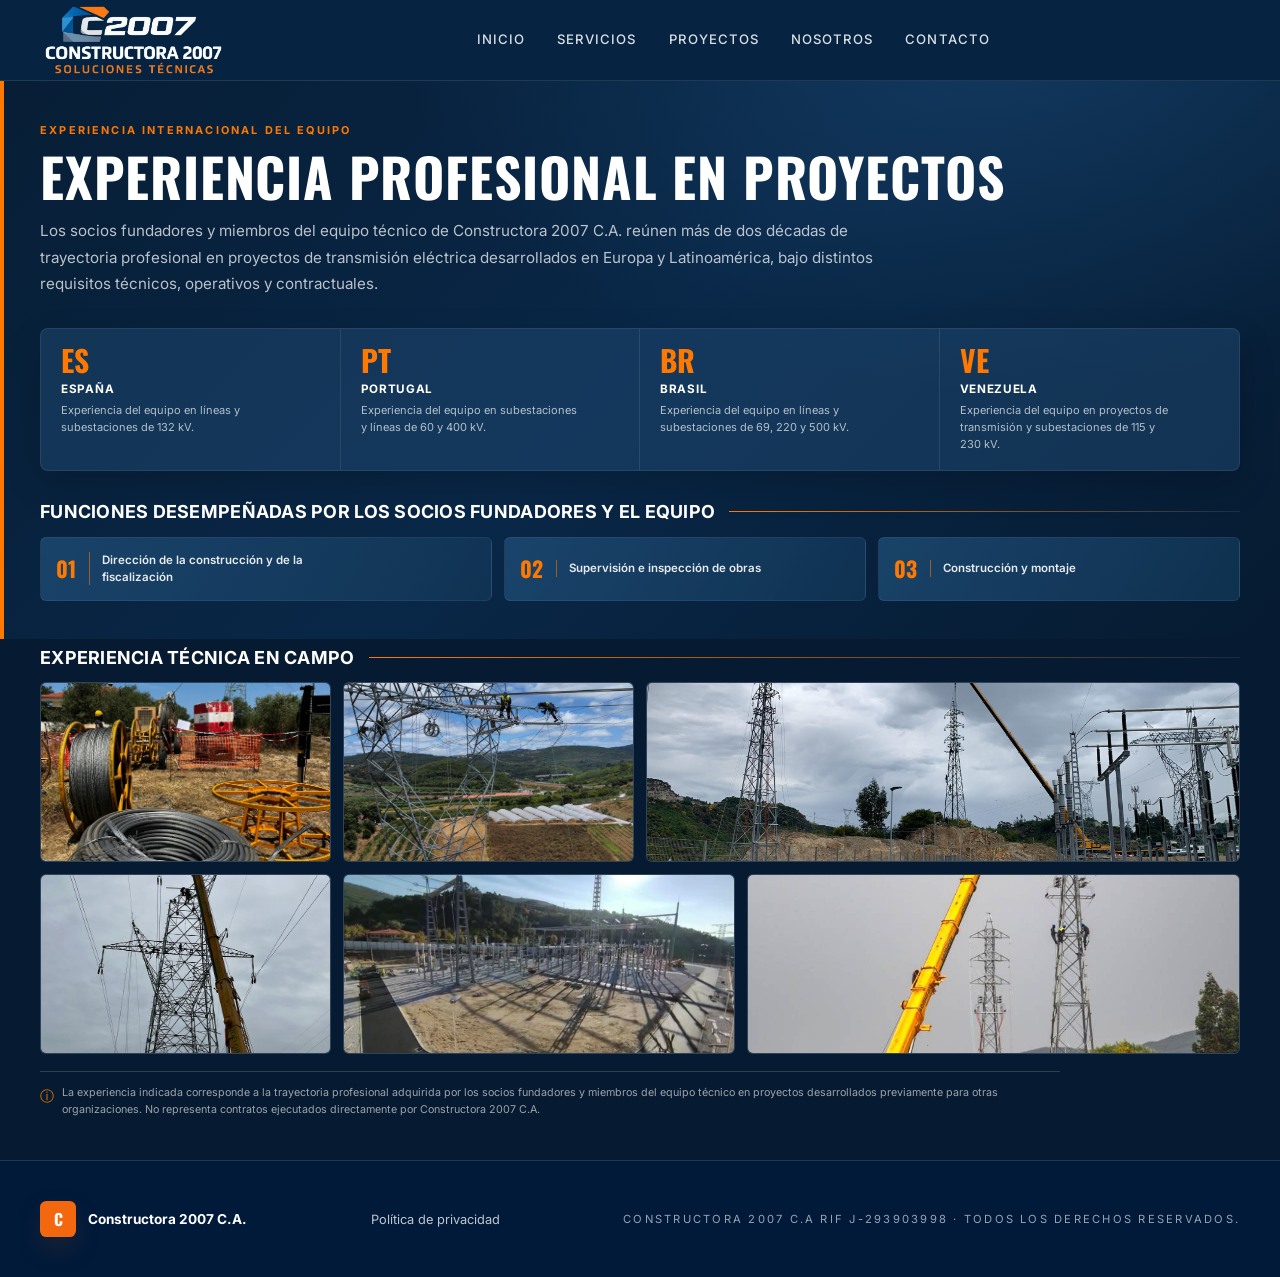
<file: proyectos.html>
<!doctype html>
<html lang="es">
<head>
<meta charset="utf-8" />
<meta name="viewport" content="width=device-width, initial-scale=1" />
<title>Experiencia profesional en proyectos · Constructora 2007</title>
<meta name="description" content="Experiencia profesional del equipo técnico en proyectos de transmisión eléctrica en Europa y Latinoamérica." />
<link rel="preconnect" href="https://fonts.googleapis.com">
<link rel="preconnect" href="https://fonts.gstatic.com" crossorigin>
<link href="https://fonts.googleapis.com/css2?family=Inter:wght@400;500;600;700&family=Oswald:wght@500;600;700&display=swap" rel="stylesheet">
<link rel="icon" href="img/ico.jpg">
<link rel="stylesheet" href="css/styles.css" />
</head>
<body>
<header id="nav" class="nav scrolled">
  <div class="container nav-inner">
    <a href="index.html" class="brand"><img src="img/logo-nuevo.jpeg" alt="Constructora 2007" class="brand-logo"></a>
    <nav class="nav-links" aria-label="Navegación principal">
      <a href="index.html">Inicio</a>
      <a href="servicios.html">Servicios</a>
      <a href="proyectos.html" class="active" aria-current="page">Proyectos</a>
      <a href="nosotros.html">Nosotros</a>
      <a href="contacto.html">Contacto</a>
    </nav>
    <button class="nav-toggle" aria-label="Abrir menú" aria-expanded="false" id="navToggle"><span></span><span></span><span></span></button>
  </div>
  <div class="nav-mobile" id="navMobile">
    <a href="index.html">Inicio</a>
    <a href="servicios.html">Servicios</a>
    <a href="proyectos.html" aria-current="page">Proyectos</a>
    <a href="nosotros.html">Nosotros</a>
    <a href="contacto.html">Contacto</a>
  </div>
</header>
<main class="projects-page">
  <section class="projects-hero" aria-labelledby="projects-title">
    <div class="container">
      <span class="eyebrow">Experiencia internacional del equipo</span>
      <h1 id="projects-title">Experiencia profesional en proyectos</h1>
      <p class="projects-intro">Los socios fundadores y miembros del equipo técnico de Constructora 2007 C.A. reúnen más de dos décadas de trayectoria profesional en proyectos de transmisión eléctrica desarrollados en Europa y Latinoamérica, bajo distintos requisitos técnicos, operativos y contractuales.</p>

      <div class="country-grid" aria-label="Experiencia por país">
        <article class="country-card"><div class="country-code">ES</div><h2>España</h2><p>Experiencia del equipo en líneas y subestaciones de 132 kV.</p></article>
        <article class="country-card"><div class="country-code">PT</div><h2>Portugal</h2><p>Experiencia del equipo en subestaciones y líneas de 60 y 400 kV.</p></article>
        <article class="country-card"><div class="country-code">BR</div><h2>Brasil</h2><p>Experiencia del equipo en líneas y subestaciones de 69, 220 y 500 kV.</p></article>
        <article class="country-card"><div class="country-code">VE</div><h2>Venezuela</h2><p>Experiencia del equipo en proyectos de transmisión y subestaciones de 115 y 230 kV.</p></article>
      </div>

      <section class="roles-section" aria-labelledby="roles-title">
        <div class="section-heading"><h2 id="roles-title">Funciones desempeñadas por los socios fundadores y el equipo</h2><span></span></div>
        <div class="roles-grid">
          <article class="role-card"><span class="role-number">01</span><p>Dirección de la construcción y de la fiscalización</p></article>
          <article class="role-card"><span class="role-number">02</span><p>Supervisión e inspección de obras</p></article>
          <article class="role-card"><span class="role-number">03</span><p>Construcción y montaje</p></article>
        </div>
      </section>
    </div>
  </section>

  <section class="field-experience" aria-labelledby="field-title">
    <div class="container">
      <div class="section-heading"><h2 id="field-title">Experiencia técnica en campo</h2><span></span></div>
      <div class="experience-gallery">
        <figure class="gallery-item gallery-cable"><img src="img/experiencia-5.jpg" alt="Bobinas de conductor preparadas para trabajos en una línea de transmisión" loading="lazy"></figure>
        <figure class="gallery-item gallery-tower"><img src="img/experiencia-6.jpg" alt="Técnicos trabajando sobre una torre de transmisión" loading="lazy"></figure>
        <figure class="gallery-item gallery-substation-wide"><img src="img/experiencia-4.jpg" alt="Obras de montaje en una subestación eléctrica" loading="lazy"></figure>
        <figure class="gallery-item gallery-crane"><img src="img/experiencia-1.jpg" alt="Grúa durante el montaje de una torre de transmisión" loading="lazy"></figure>
        <figure class="gallery-item gallery-substation"><img src="img/experiencia-2.jpg" alt="Vista de trabajos de construcción en una subestación" loading="lazy"></figure>
        <figure class="gallery-item gallery-line"><img src="img/experiencia-3.jpg" alt="Estructura y conductores de una línea eléctrica en campo" loading="lazy"></figure>
      </div>
      <p class="experience-disclaimer"><span aria-hidden="true">ⓘ</span> La experiencia indicada corresponde a la trayectoria profesional adquirida por los socios fundadores y miembros del equipo técnico en proyectos desarrollados previamente para otras organizaciones. No representa contratos ejecutados directamente por Constructora 2007 C.A.</p>
    </div>
  </section>
</main>
<footer class="footer">
  <div class="container footer-inner">
    <div class="brand"><div class="brand-mark">C</div><div class="text-sm"><strong>Constructora 2007 C.A.</strong></div></div>
    <a class="footer-privacy-link" href="politica-privacidad.html">Política de privacidad</a>
    <div class="footer-copy">Constructora 2007 C.A RIF J-293903998 · Todos los derechos reservados.</div>
  </div>
</footer>
<script src="js/script.js"></script>
</body>
</html>
</file>
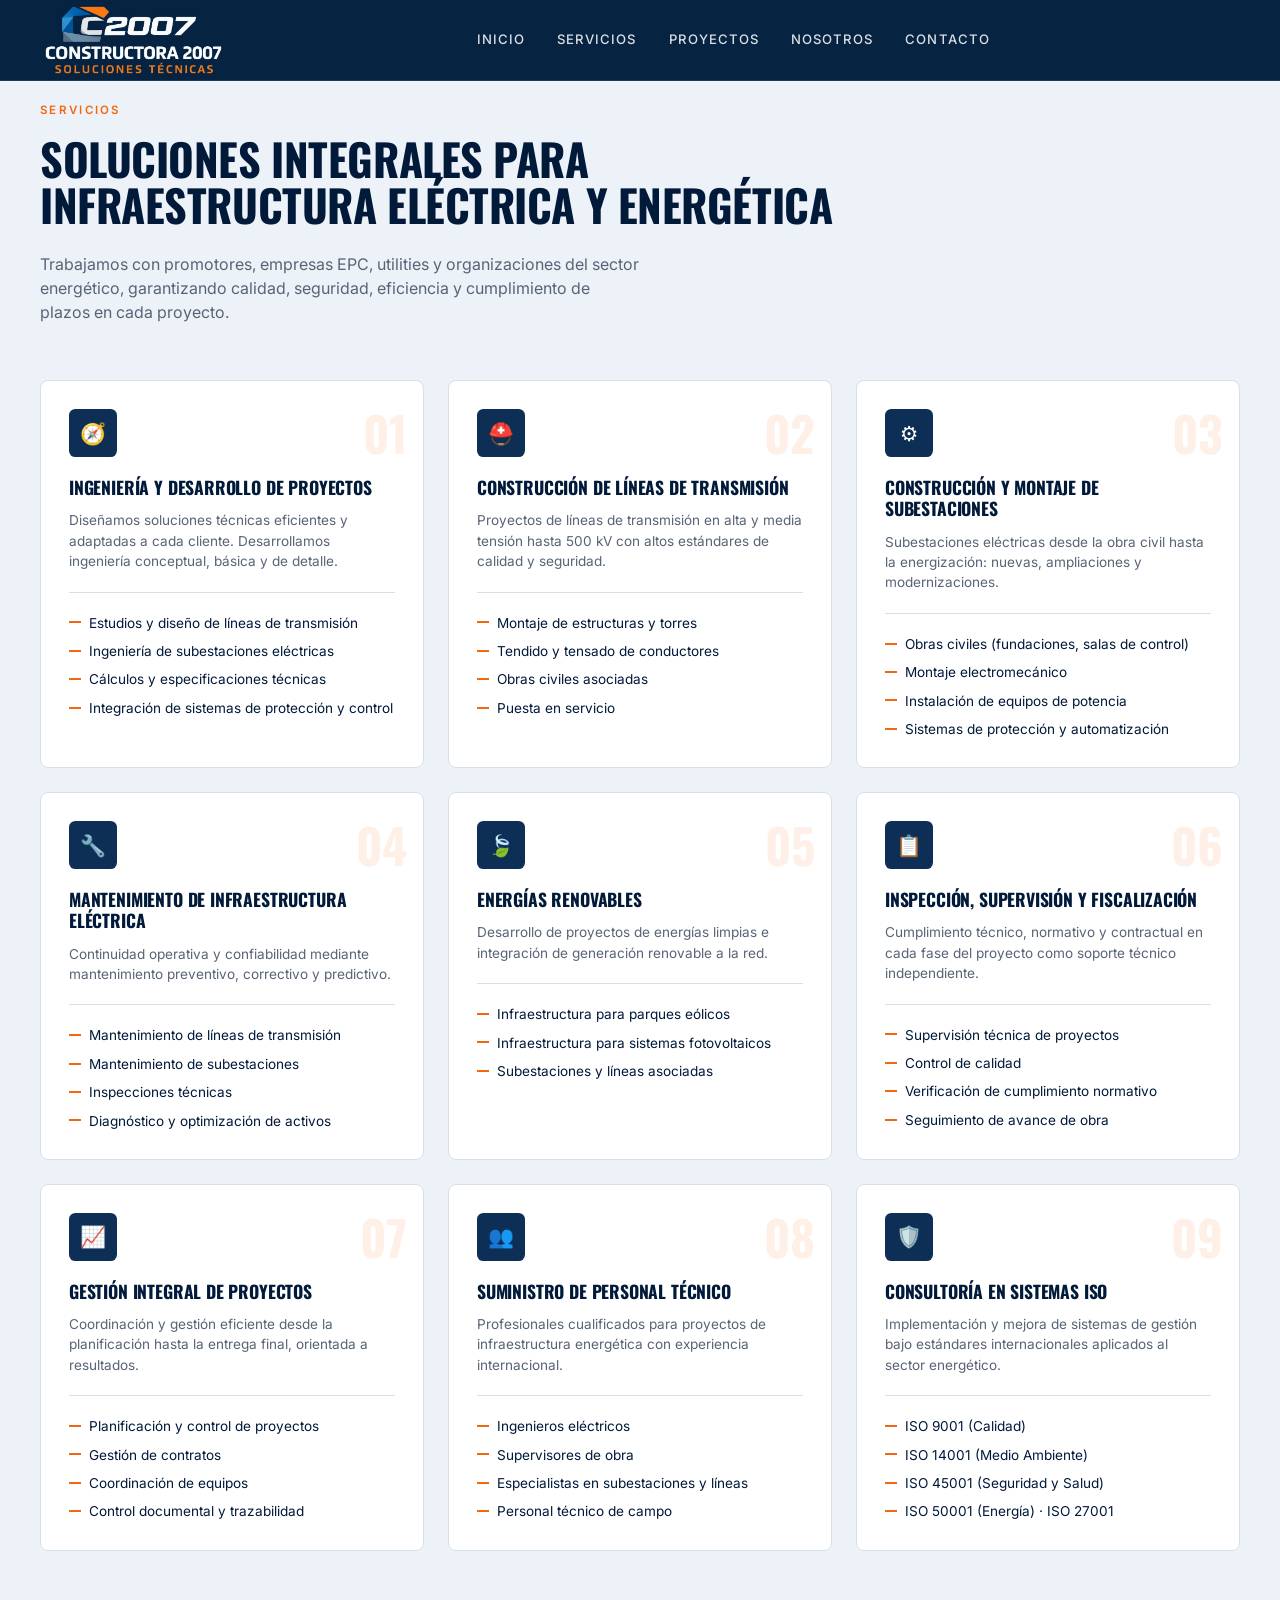
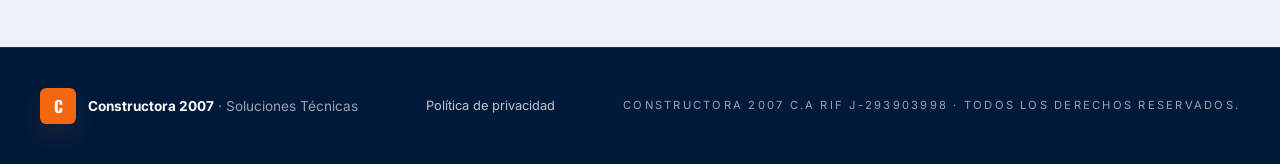
<file: servicios.html>
<!doctype html>
<html lang="es">
<head>
<meta charset="utf-8" />
<meta name="viewport" content="width=device-width, initial-scale=1" />
<title>Servicios · Constructora 2007</title>
<meta name="description" content="Ingeniería, construcción, mantenimiento, renovables y consultoría ISO para infraestructura eléctrica." />
<link rel="preconnect" href="https://fonts.googleapis.com">
<link rel="preconnect" href="https://fonts.gstatic.com" crossorigin>
<link href="https://fonts.googleapis.com/css2?family=Inter:wght@400;500;600;700&family=Oswald:wght@500;600;700&display=swap" rel="stylesheet">
<link rel="icon" href="img/ico.jpg">
<link rel="stylesheet" href="css/styles.css" />
</head>
<body>
<header id="nav" class="nav scrolled">
  <div class="container nav-inner">
    <a href="index.html" class="brand">
      <a href="index.html" class="brand">
	  
  <a href="index.html" class="brand">
  <img src="img/logo-nuevo.jpeg" alt="Constructora 2007" class="brand-logo">
</a>
</a>
    </a>
    <nav class="nav-links">
      <a href="index.html" class="active">Inicio</a>
      <a href="servicios.html">Servicios</a>
      <a href="proyectos.html">Proyectos</a>
      <a href="nosotros.html">Nosotros</a>
      <a href="contacto.html">Contacto</a>
    </nav>
  
    <button class="nav-toggle" aria-label="Abrir menú" id="navToggle"><span></span><span></span><span></span></button>
  </div>
  <div class="nav-mobile" id="navMobile">
    <a href="index.html">Inicio</a>
    <a href="servicios.html">Servicios</a>
    <a href="proyectos.html">Proyectos</a>
    <a href="nosotros.html">Nosotros</a>
    <a href="contacto.html">Contacto</a>
  </div>
</header>
<main>
<!-- SERVICES -->
<section id="servicios" class="services">
  <div class="container">
    <span class="eyebrow">Servicios</span>
    <h2>Soluciones integrales para infraestructura eléctrica y energética</h2>
    <p class="lead">Trabajamos con promotores, empresas EPC, utilities y organizaciones del sector energético, garantizando calidad, seguridad, eficiencia y cumplimiento de plazos en cada proyecto.</p>
    <div class="services-grid" id="servicesGrid"></div>
  </div>
</section>


</main>
<footer class="footer">
  <div class="container footer-inner">
    <div class="brand">
      <div class="brand-mark">C</div>
      <div class="text-sm"><strong>Constructora 2007</strong> · Soluciones Técnicas</div>
    </div>
    <a class="footer-privacy-link" href="politica-privacidad.html">Política de privacidad</a>
    <div class="footer-copy">Constructora 2007 C.A RIF J-293903998 · Todos los derechos reservados.</div>
  </div>
</footer>
<script src="js/script.js"></script>

</body>
</html>
</file>
<file: css/styles.css>
:root{
  --navy-deep:oklch(0.22 0.07 255);
  --navy:oklch(0.30 0.08 255);
  --orange:oklch(0.68 0.19 45);
  --orange-bright:oklch(0.74 0.20 50);
  --bg:oklch(0.99 0.005 250);
  --fg:oklch(0.22 0.07 255);
  --muted:oklch(0.50 0.03 255);
  --secondary:oklch(0.96 0.01 255);
  --border:oklch(0.90 0.015 255);
  --card:#fff;
  --shadow-elev:0 20px 50px -20px color-mix(in oklab, var(--navy-deep) 60%, transparent);
  --shadow-orange:0 12px 30px -10px color-mix(in oklab, var(--orange) 50%, transparent);
}
*{box-sizing:border-box;margin:0;padding:0}
html{scroll-behavior:smooth}
body{font-family:"Inter",system-ui,sans-serif;background:var(--bg);color:var(--fg);-webkit-font-smoothing:antialiased;line-height:1.5}
img{display:block;max-width:100%}
a{color:inherit;text-decoration:none}
h1,h2,h3,h4{font-family:"Oswald","Arial Narrow",sans-serif;letter-spacing:-0.01em;text-transform:uppercase;font-weight:700;line-height:1.05}
.container{max-width:1280px;margin:0 auto;padding:0 24px}
@media(min-width:1024px){.container{padding:0 40px}}
.text-orange{color:var(--orange)}
.eyebrow{display:inline-flex;align-items:center;gap:.5rem;font-size:.72rem;font-weight:600;text-transform:uppercase;letter-spacing:.2em;color:var(--orange)}
.lead{margin-top:1.5rem;color:var(--muted);max-width:60ch}
.lead.light{color:rgba(255,255,255,.7)}
h2.light,h3.light{color:#fff}

/* Logo */
.brand {
  display: flex;
  align-items: center;
  height: 100%;
}
.brand-logo {
  display: block;
  height: 78px;
  width: auto;
  max-width: 220px;
  object-fit: contain;
  opacity: 1;
  transition: opacity .3s ease;
  background: transparent;
  padding: 0;
  border-radius: 0;
  box-sizing: border-box;
}
.nav.scrolled .brand-logo {
  opacity: 1;
  background: transparent;
  padding: 0;
}
@media (max-width: 768px) {
  .brand-logo {
    height: 44px;
    max-width: 170px;
    padding: 0;
  }
}
/* Buttons */
.btn{display:inline-flex;align-items:center;gap:.5rem;padding:1rem 1.75rem;font-size:.85rem;font-weight:600;text-transform:uppercase;letter-spacing:.08em;border-radius:.4rem;transition:.2s;cursor:pointer;border:none}
.btn-orange{background:var(--orange);color:#fff;box-shadow:var(--shadow-orange)}
.btn-orange:hover{filter:brightness(1.1)}
.btn-ghost{border:1px solid rgba(255,255,255,.3);color:#fff;background:transparent}
.btn-ghost:hover{background:rgba(255,255,255,.1)}

.nav-inner {
  display: flex;
  align-items: center;
}

.nav-links {
  margin-left: auto;
  margin-right: auto;
  display: flex;
  align-items: center;
  gap: 28px;
}

/* Móvil */
@media (max-width: 768px) {
  .nav-links {
    display: none;
  }
}
/* NAV */
/* =========================================
   FRANJA DE EXPERIENCIA
   ========================================= */

.stats-bar {
  background: #062442;
  position: relative;
  z-index: 5;
  border-radius: 0 0 22px 22px;
  overflow: hidden;
}

.stats-grid {
  display: grid;
  grid-template-columns: repeat(3, 1fr);
  min-height: 185px;
}

.stat-item {
  position: relative;
  display: flex;
  flex-direction: column;
  align-items: center;
  justify-content: center;
  text-align: center;
  padding: 22px 35px;
}

/* Separadores */
.stat-item:not(:last-child)::after {
  content: "";
  position: absolute;
  right: 0;
  top: 25px;
  bottom: 25px;
  width: 1px;
  background: rgba(255, 255, 255, 0.45);
}

/* Iconos */
.stat-icon {
  width: 52px;
  height: 52px;
  margin-bottom: 7px;
}

.stat-icon svg {
  width: 100%;
  height: 100%;
  stroke: #ff8a00;
  stroke-width: 1.8;
  stroke-linecap: round;
  stroke-linejoin: round;
}

/* +20 AÑOS */
.stat-number {
  font-family: 'Oswald', sans-serif;
  font-size: 25px;
  font-weight: 600;
  color: #fff;
  line-height: 1;
  margin-bottom: 8px;
}

.stat-number span {
  color: #ff8a00;
  font-size: 29px;
}

/* Títulos */
.stat-title,
.stat-heading {
  font-family: 'Oswald', sans-serif;
  font-size: 17px;
  font-weight: 600;
  color: #fff;
  line-height: 1.05;
}

.stat-heading {
  font-size: 20px;
}

.stat-heading.orange {
  color: #ff8a00;
}

/* Línea naranja */
.stat-line {
  width: 45px;
  height: 2px;
  background: #ff8a00;
  margin: 7px 0;
}

/* Servicios */
.stat-services {
  color: #ff8a00;
  font-family: 'Oswald', sans-serif;
  font-size: 12px;
  font-weight: 600;
  margin-bottom: 6px;
}

/* Texto inferior */
.stat-text {
  color: rgba(255, 255, 255, 0.78);
  font-size: 11px;
  line-height: 1.45;
  margin-top: 5px;
}


/* =========================================
   TABLET
   ========================================= */

@media (max-width: 900px) {
  .stat-item {
    padding: 20px 15px;
  }

  .stat-heading {
    font-size: 17px;
  }

  .stat-number {
    font-size: 22px;
  }

  .stat-number span {
    font-size: 26px;
  }

  .stat-text {
    font-size: 10px;
  }

  .stat-services {
    font-size: 10px;
  }
}


/* =========================================
   MÓVIL
   ========================================= */

@media (max-width: 650px) {
  .stats-grid {
    grid-template-columns: 1fr;
    padding: 10px 0;
  }

  .stat-item {
    min-height: 155px;
    padding: 20px;
  }

  .stat-item:not(:last-child)::after {
    right: 15%;
    left: 15%;
    top: auto;
    bottom: 0;
    width: auto;
    height: 1px;
  }

  .stat-icon {
    width: 45px;
    height: 45px;
  }

  .stat-heading {
    font-size: 19px;
  }

  .stat-text {
    font-size: 11px;
  }
}
.stats-grid {
  display: grid;
  grid-template-columns: repeat(3, 1fr);
  align-items: start;
  justify-items: center;
  text-align: center;
  width: 100%;
  margin: 0 auto;
}

.stat-item {
  width: 100%;
  display: flex;
  flex-direction: column;
  align-items: center;
  text-align: center;
}

.stat-icon {
  display: flex;
  justify-content: center;
  align-items: center;
  margin: 0 auto 15px;
}

.stat-icon svg {
  width: 64px;
  height: 64px;
}

.stat-text {
  text-align: center;
}
.nav{position:fixed;inset:0 0 auto 0;z-index:50;transition:.3s;background:#062442}
.nav.scrolled{background:#062442;backdrop-filter:none;border-bottom:1px solid rgba(255,255,255,.1)}
.nav-inner{display:flex;height:80px;align-items:center;justify-content:space-between}
.brand{display:flex;align-items:center;gap:.75rem;color:#fff}
.brand-mark{width:44px;height:44px;border-radius:.4rem;background:var(--orange);color:#fff;display:flex;align-items:center;justify-content:center;font-family:"Oswald";font-weight:700;font-size:1.1rem;box-shadow:var(--shadow-orange)}
.brand-name{font-family:"Oswald";font-weight:700;text-transform:uppercase;letter-spacing:.08em;color:#fff}
.brand-sub{font-size:.62rem;text-transform:uppercase;letter-spacing:.25em;color:rgba(255,255,255,.6)}
.nav-links{display:none;gap:2rem}
.nav-links a{font-size:.82rem;font-weight:500;text-transform:uppercase;letter-spacing:.08em;color:rgba(255,255,255,.85)}
.nav-links a:hover{color:var(--orange)}
.nav-cta{display:none;padding:.75rem 1.25rem}
@media(min-width:1024px){.nav-links{display:flex}.nav-cta{display:inline-flex}}
.nav-toggle{display:flex;flex-direction:column;gap:5px;background:transparent;border:none;padding:8px;cursor:pointer}
.nav-toggle span{width:24px;height:2px;background:#fff;display:block}
@media(min-width:1024px){.nav-toggle{display:none}}
.nav-mobile{display:none;background:var(--navy-deep);padding:1rem 1.5rem;border-top:1px solid rgba(255,255,255,.1)}
.nav-mobile a{display:block;padding:.75rem 0;color:rgba(255,255,255,.85);font-size:.85rem;text-transform:uppercase;letter-spacing:.08em;border-bottom:1px solid rgba(255,255,255,.05)}
.nav-mobile.open{display:block}

/* HERO */
.hero{position:relative;min-height:100vh;overflow:hidden;color:#fff}
.hero-bg{position:absolute;inset:0;width:100%;height:100%;object-fit:cover}
.hero-overlay{position:absolute;inset:0;background:linear-gradient(120deg,color-mix(in oklab, var(--navy-deep) 92%, transparent) 0%,color-mix(in oklab, var(--navy-deep) 70%, transparent) 55%,color-mix(in oklab, var(--navy-deep) 40%, transparent) 100%)}
.hero-inner{position:relative;z-index:2;display:flex;flex-direction:column;justify-content:center;min-height:100vh;padding:8rem 24px 5rem}
.badge{display:inline-flex;align-items:center;gap:.75rem;padding:.5rem 1rem;border:1px solid color-mix(in oklab, var(--orange) 40%, transparent);background:color-mix(in oklab, var(--navy-deep) 60%, transparent);backdrop-filter:blur(8px);border-radius:2px;color:#fff;font-size:.7rem;font-weight:600;letter-spacing:.25em;text-transform:uppercase;width:fit-content;margin-bottom:1.5rem}
.badge svg{color:var(--orange)}
.hero h1{font-size:clamp(1.6rem,3.3vw,2.9rem);max-width:900px}
.hero-lead{margin-top:2rem;max-width:640px;font-size:1.08rem;color:rgba(255,255,255,.85)}
.hero-ctas{margin-top:2.5rem;display:flex;flex-wrap:wrap;gap:1rem}
.stats-bar{position:relative;z-index:2;border-top:1px solid rgba(255,255,255,.1);background:color-mix(in oklab, var(--navy-deep) 85%, transparent);backdrop-filter:blur(12px)}
.stats-grid{display:grid;grid-template-columns:repeat(2,1fr);gap:0}
@media(min-width:768px){.stats-grid{grid-template-columns:repeat(4,1fr)}}
.stats-grid>div{padding:2rem 1.5rem;text-align:center;border-left:1px solid rgba(255,255,255,.1)}
.stats-grid>div:first-child{border-left:none}
.stat-v{font-family:"Oswald";font-size:clamp(2rem,4vw,3rem);font-weight:700;color:var(--orange)}
.stat-l{margin-top:.5rem;font-size:.7rem;text-transform:uppercase;letter-spacing:.2em;color:rgba(255,255,255,.7)}

/* WHY */
.why{padding:6rem 0;background:var(--bg)}
.why-grid{display:grid;gap:3.5rem}
@media(min-width:1024px){.why-grid{grid-template-columns:1fr 1fr;gap:5rem}}
.why h2{font-size:clamp(1.8rem,3.5vw,2.75rem);margin-top:1rem}
.why-cards{margin-top:2.5rem;display:grid;gap:1.5rem;grid-template-columns:1fr}
@media(min-width:640px){.why-cards{grid-template-columns:1fr 1fr}}
.why-card{padding:1.5rem;border:1px solid var(--border);background:var(--card);border-radius:.5rem;transition:.2s}
.why-card:hover{border-color:var(--orange);box-shadow:var(--shadow-elev);transform:translateY(-4px)}
.why-icon{width:44px;height:44px;border-radius:.4rem;background:color-mix(in oklab, var(--orange) 12%, transparent);color:var(--orange);display:flex;align-items:center;justify-content:center;font-size:1.2rem;margin-bottom:1rem}
.why-card h3{font-size:1.05rem;margin-bottom:.5rem}
.why-card p{font-size:.85rem;color:var(--muted)}
.sectors{margin-top:2.5rem;display:flex;flex-wrap:wrap;gap:.5rem;align-items:center;font-size:.7rem;text-transform:uppercase;letter-spacing:.2em;color:var(--muted)}
.sectors-label{font-weight:600;color:var(--fg)}
.chip{padding:.35rem .85rem;border:1px solid var(--border);border-radius:999px}
.why-img-wrap{position:relative}
.why-img-wrap img{aspect-ratio:5/6;width:100%;object-fit:contain;border-radius:.5rem;box-shadow:var(--shadow-elev)}
.why-badge{position:absolute;bottom:-1.5rem;right:-1.5rem;background:var(--orange);color:#fff;padding:1.5rem;border-radius:.5rem;box-shadow:var(--shadow-orange);display:none}
@media(min-width:768px){.why-badge{display:block}}
.why-badge-v{font-family:"Oswald";font-size:2.25rem;font-weight:700}
.why-badge-l{font-size:.65rem;text-transform:uppercase;letter-spacing:.2em;opacity:.9}

/* SERVICES */
.services{padding:6rem 0;background:var(--secondary)}
.services h2{font-size:clamp(1.8rem,3.5vw,2.75rem);margin-top:1rem;max-width:800px}
.services-grid{margin-top:3.5rem;display:grid;gap:1.5rem;grid-template-columns:1fr}
@media(min-width:768px){.services-grid{grid-template-columns:1fr 1fr}}
@media(min-width:1024px){.services-grid{grid-template-columns:repeat(3,1fr)}}
.service{position:relative;overflow:hidden;border:1px solid var(--border);background:var(--card);border-radius:.5rem;padding:1.75rem;transition:.2s}
.service:hover{border-color:var(--orange);box-shadow:var(--shadow-elev)}
.service-num{position:absolute;top:1rem;right:1rem;font-family:"Oswald";font-size:3rem;font-weight:700;color:color-mix(in oklab, var(--orange) 10%, transparent);transition:.2s}
.service:hover .service-num{color:color-mix(in oklab, var(--orange) 30%, transparent)}
.service-icon{width:48px;height:48px;border-radius:.4rem;background:var(--navy);color:#fff;display:flex;align-items:center;justify-content:center;font-size:1.3rem;margin-bottom:1.25rem}
.service h3{font-size:1.1rem;margin-bottom:.75rem;line-height:1.2}
.service-desc{font-size:.85rem;color:var(--muted)}
.service ul{margin-top:1.25rem;padding-top:1.25rem;border-top:1px solid var(--border);list-style:none;display:grid;gap:.5rem}
.service li{display:flex;gap:.5rem;font-size:.85rem;align-items:flex-start}
.service li::before{content:"";flex:none;width:12px;height:2px;background:var(--orange);margin-top:.55rem}

/* ABOUT */
.about{padding:6rem 0;background:var(--bg)}
.about-grid{display:grid;gap:3.5rem;grid-template-columns:1fr}
@media(min-width:1024px){.about-grid{grid-template-columns:5fr 7fr;gap:4rem}}
.about-img-wrap{position:relative}
.about-img-wrap img{aspect-ratio:5/6;width:100%;object-fit:contain;border-radius:.5rem;box-shadow:var(--shadow-elev)}
.about-badge{position:absolute;bottom:-1.5rem;left:-1rem;background:var(--navy);color:#fff;padding:1.5rem;border-radius:.5rem;box-shadow:var(--shadow-elev)}
.about-badge-v{font-family:"Oswald";font-size:2.5rem;font-weight:700;color:var(--orange)}
.about-badge-l{margin-top:.25rem;font-size:.65rem;text-transform:uppercase;letter-spacing:.2em;color:rgba(255,255,255,.8)}
.about h2{font-size:clamp(1.8rem,3.5vw,2.75rem);margin-top:1rem}
.about-text{margin-top:1.5rem;display:grid;gap:1.25rem;color:var(--muted);font-size:1rem}
.about-text strong{color:var(--fg)}
.mv{margin-top:2rem;display:grid;gap:1rem;grid-template-columns:1fr}
@media(min-width:640px){.mv{grid-template-columns:1fr 1fr}}
.mv-card{padding:1.5rem;border:1px solid var(--border);background:var(--card);border-radius:.5rem}
.mv-title{font-family:"Oswald";font-size:.85rem;font-weight:700;text-transform:uppercase;letter-spacing:.1em;color:var(--orange)}
.mv-card p{margin-top:.5rem;font-size:.88rem;color:var(--muted)}
.values-wrap{margin-top:6rem}
.values-wrap h3{margin-top:1rem;font-size:clamp(1.5rem,3vw,2.25rem)}
.values{margin-top:2.5rem;display:grid;gap:1rem;grid-template-columns:1fr}
@media(min-width:640px){.values{grid-template-columns:1fr 1fr}}
@media(min-width:1024px){.values{grid-template-columns:repeat(4,1fr)}}
.value{padding:1.5rem;border:1px solid var(--border);background:var(--card);border-radius:.5rem;transition:.2s}
.value:hover{border-color:var(--orange);transform:translateY(-4px)}
.value-icon{font-size:1.4rem;color:var(--orange)}
.value-title{margin-top:1rem;font-family:"Oswald";font-size:1rem;font-weight:700;text-transform:uppercase;letter-spacing:.05em}
.value p{margin-top:.5rem;font-size:.85rem;color:var(--muted)}

/* TEAM */
.team{padding:6rem 0;background:var(--secondary)}
.team h2{font-size:clamp(1.8rem,3.5vw,2.75rem);margin-top:1rem;max-width:800px}
.team-grid{margin-top:3.5rem;display:grid;gap:1.5rem;grid-template-columns:1fr}
@media(min-width:768px){.team-grid{grid-template-columns:repeat(3,1fr)}}
.team-card{position:relative;overflow:hidden;padding:2rem;border:1px solid var(--border);background:var(--card);border-radius:.5rem;transition:.2s}
.team-card:hover{border-color:var(--orange);box-shadow:var(--shadow-elev)}
.team-bar{position:absolute;inset:0 0 auto 0;height:4px;background:var(--orange)}
.team-icon{margin-top:.5rem;font-size:2rem;color:var(--orange)}
.team-role{margin-top:1.5rem;font-size:.7rem;font-weight:600;text-transform:uppercase;letter-spacing:.2em;color:var(--muted)}
.team-card h3{margin-top:.5rem;font-size:1.15rem;line-height:1.2}
.team-card p{margin-top:.75rem;font-size:.88rem;color:var(--muted)}

/* CONTACT */
.contact{padding:6rem 0;background:var(--navy-deep);color:#fff}
.contact-grid{display:grid;gap:3rem;grid-template-columns:1fr}
@media(min-width:1200px){.contact-grid{grid-template-columns:minmax(0,1fr) minmax(0,1fr)}}
.contact h2{font-size:clamp(1.8rem,3.5vw,2.75rem);margin-top:1rem}
.contact-list{margin-top:2.5rem;display:grid;gap:1.5rem}
.contact-item{display:flex;gap:1rem;align-items:flex-start}
.ci-ico{flex:none;width:44px;height:44px;border-radius:.4rem;background:color-mix(in oklab, var(--orange) 15%, transparent);color:var(--orange);display:flex;align-items:center;justify-content:center;font-size:1.1rem}
.ci-l{font-size:.7rem;text-transform:uppercase;letter-spacing:.2em;color:rgba(255,255,255,.6);margin-bottom:.25rem}
.contact-item a{color:#fff;font-weight:500}
.contact-item a:hover{color:var(--orange)}
.contact-form{background:var(--navy);border:1px solid rgba(255,255,255,.1);border-radius:.5rem;padding:2rem;display:grid;gap:1.25rem;box-shadow:var(--shadow-elev)}
.contact-form label{display:block;font-size:.7rem;font-weight:600;text-transform:uppercase;letter-spacing:.2em;color:rgba(255,255,255,.7)}
.contact-form label span{color:var(--orange)}
.contact-form input,.contact-form textarea{margin-top:.5rem;width:100%;background:color-mix(in oklab, white 4%, transparent);border:1px solid color-mix(in oklab, white 12%, transparent);color:#fff;padding:.875rem 1rem;border-radius:.375rem;font-size:.95rem;outline:none;font-family:inherit;resize:none;transition:.2s}
.contact-form input::placeholder,.contact-form textarea::placeholder{color:rgba(255,255,255,.5)}
.contact-form input:focus,.contact-form textarea:focus{border-color:var(--orange);background:color-mix(in oklab, white 8%, transparent)}

/* FOOTER */
.footer{background:var(--navy-deep);color:rgba(255,255,255,.6);border-top:1px solid rgba(255,255,255,.1);padding:2.5rem 0}
.footer-inner{display:flex;flex-direction:column;align-items:center;gap:1rem;justify-content:space-between}
@media(min-width:768px){.footer-inner{flex-direction:row}}
.footer .brand-mark{width:36px;height:36px;font-size:1rem}
.footer .text-sm{font-size:.85rem;color:rgba(255,255,255,.6)}
.footer .text-sm strong{color:#fff}
.footer-copy{font-size:.7rem;text-transform:uppercase;letter-spacing:.2em}

/* ===== Estilos específicos de la página Proyectos ===== */
/* Página de experiencia profesional */
.projects-page { background:#061b31; color:#fff; min-height:100vh; }
.projects-hero { position:relative; overflow:hidden; padding:116px 0 38px; background:radial-gradient(ellipse at 78% 5%,rgba(31,82,128,.42),transparent 42%),linear-gradient(135deg,#071d34 0%,#092747 52%,#061b31 100%); }
.projects-hero::before { content:""; position:absolute; left:0; top:0; bottom:0; width:4px; background:#ff7900; }
.projects-hero .container,.field-experience .container { position:relative; z-index:1; }
.projects-hero .eyebrow { color:#ff7900; font-size:.68rem; font-weight:700; letter-spacing:.2em; }
.projects-hero h1 { margin:8px 0 14px; max-width:980px; color:#fff; font-size:clamp(2rem,4.4vw,3.35rem); letter-spacing:.015em; }
.projects-intro { max-width:880px; color:rgba(255,255,255,.72); font-size:.95rem; line-height:1.75; }
.country-grid { display:grid; grid-template-columns:repeat(4,minmax(0,1fr)); margin-top:30px; overflow:hidden; border:1px solid rgba(255,255,255,.08); border-radius:8px; background:rgba(37,82,124,.42); box-shadow:0 14px 35px rgba(0,0,0,.18); }
.country-card { min-height:132px; padding:17px 20px; border-right:1px solid rgba(255,255,255,.09); }
.country-card:last-child { border-right:0; }
.country-code { margin-bottom:7px; color:#ff7900; font-family:"Oswald",sans-serif; font-size:1.85rem; font-weight:700; line-height:1; }
.country-card h2 { margin:0 0 7px; color:#fff; font-family:"Inter",sans-serif; font-size:.73rem; font-weight:700; letter-spacing:.06em; text-transform:uppercase; }
.country-card p { max-width:31ch; color:rgba(255,255,255,.68); font-size:.69rem; line-height:1.55; }
.roles-section { margin-top:29px; }
.section-heading { display:flex; align-items:center; gap:14px; margin-bottom:13px; }
.section-heading h2 { flex:0 1 auto; color:#fff; font-family:"Inter",sans-serif; font-size:clamp(.9rem,1.5vw,1.12rem); font-weight:700; letter-spacing:.015em; line-height:1.3; text-transform:uppercase; }
.section-heading > span { flex:1; height:1px; background:linear-gradient(90deg,#ff7900,rgba(255,255,255,.08)); }
.roles-grid { display:grid; grid-template-columns:1.25fr 1fr 1fr; gap:12px; }
.role-card { display:flex; min-height:64px; align-items:center; gap:13px; padding:12px 15px; border:1px solid rgba(255,255,255,.06); border-radius:6px; background:linear-gradient(120deg,rgba(33,80,122,.72),rgba(18,55,88,.78)); }
.role-number { flex:0 0 auto; color:#ff7900; font-family:"Oswald",sans-serif; font-size:1.35rem; font-weight:700; }
.role-card p { max-width:32ch; padding-left:12px; border-left:1px solid rgba(255,121,0,.55); color:rgba(255,255,255,.9); font-size:.72rem; font-weight:600; line-height:1.45; }
.field-experience { padding:7px 0 42px; background:#061b31; }
.experience-gallery { display:grid; grid-template-columns:repeat(12,minmax(0,1fr)); grid-template-rows:180px 180px; gap:12px; }
.gallery-item { min-width:0; margin:0; overflow:hidden; border:1px solid rgba(255,255,255,.12); border-radius:6px; background:#102a43; }
.gallery-item img { display:block; width:100%; height:100%; object-fit:cover; transition:transform .45s ease; }
.gallery-item:hover img { transform:scale(1.035); }
.gallery-cable { grid-column:span 3; grid-row:1; }
.gallery-tower { grid-column:span 3; grid-row:1; }
.gallery-substation-wide { grid-column:span 6; grid-row:1; }
.gallery-crane { grid-column:span 3; grid-row:2; }
.gallery-substation { grid-column:span 4; grid-row:2; }
.gallery-line { grid-column:span 5; grid-row:2; }
.experience-disclaimer { display:flex; align-items:flex-start; gap:8px; max-width:1020px; margin:17px 0 0; padding-top:12px; border-top:1px solid rgba(255,255,255,.16); color:rgba(255,255,255,.6); font-size:.67rem; line-height:1.6; }
.experience-disclaimer span { flex:0 0 auto; color:#ff7900; font-size:.9rem; }
.projects-page + .footer { border-top:1px solid rgba(255,255,255,.12); }
.projects-page .footer-copy { text-align:right; }
@media (max-width:900px) {
  .country-card { padding:16px 14px; }
  .experience-gallery { grid-template-rows:160px 160px; gap:9px; }
}
@media (max-width:650px) {
  .projects-hero { padding:104px 0 28px; }
  .projects-intro { font-size:.87rem; }
  .country-grid { grid-template-columns:repeat(2,minmax(0,1fr)); }
  .country-card { min-height:126px; border-bottom:1px solid rgba(255,255,255,.09); }
  .country-card:nth-child(2) { border-right:0; }
  .country-card:nth-child(3),.country-card:nth-child(4) { border-bottom:0; }
  .roles-grid { grid-template-columns:1fr; gap:8px; }
  .role-card { min-height:56px; }
  .experience-gallery { grid-template-columns:repeat(2,minmax(0,1fr)); grid-template-rows:repeat(3,145px); gap:9px; }
  .gallery-cable,.gallery-tower,.gallery-substation-wide,.gallery-crane,.gallery-substation,.gallery-line { grid-column:span 1; grid-row:auto; }
  .gallery-substation-wide,.gallery-line { grid-column:span 2; }
  .experience-disclaimer { font-size:.65rem; }
  .projects-page .footer-copy { text-align:center; }
}


/* Enlace legal del pie de página */
.footer-privacy-link { font-size: .8rem; color: rgba(255,255,255,.75); text-align: center; }
.footer-privacy-link:hover { color: var(--orange); }
@media (max-width: 767px) {
  .footer-inner .brand { order: 1; }
  .footer-privacy-link { order: 2; }
  .footer-copy { order: 3; text-align: center; }
}

/* Centrado de los tres indicadores de Inicio */
.stats-bar > .container.stats-grid {
  grid-template-columns: repeat(3, minmax(0, 1fr));
  align-items: stretch;
  justify-items: stretch;
}
.stats-bar > .container.stats-grid > .stat-item {
  width: 100%;
  align-items: center;
  text-align: center;
}
@media (max-width: 650px) {
  .stats-bar > .container.stats-grid {
    grid-template-columns: 1fr;
  }
}
/* Permite el desplazamiento vertical táctil en móviles */
html, body {
  touch-action: pan-y;
}

.hero-bg,
.hero-overlay {
  pointer-events: none;
}
/* El formulario de contacto siempre cabe en el ancho del móvil */
.contact > .container.contact-grid {
  width: 100%;
  min-width: 0;
  grid-template-columns: minmax(0, 1fr);
}

.contact-grid > *,
.contact-form {
  width: 100%;
  min-width: 0;
  max-width: 100%;
}

.contact-item a {
  overflow-wrap: anywhere;
}

.contact-form input,
.contact-form textarea {
  min-width: 0;
  max-width: 100%;
}

@media (min-width: 1200px) {
  .contact > .container.contact-grid {
    grid-template-columns: minmax(0, 1fr) minmax(0, 1fr);
  }
}
/* Desplazamiento de página en móviles: usar el scroll del documento */
@media (max-width: 767px) {
  html {
    height: auto !important;
    min-height: 100%;
    overflow-x: hidden !important;
    overflow-y: scroll !important;
  }

  body {
    height: auto !important;
    min-height: 100vh !important;
    overflow: visible !important;
    -webkit-overflow-scrolling: touch;
    touch-action: pan-y;
  }

  main,
  .contact,
  .contact-grid {
    height: auto !important;
    min-height: 0 !important;
    overflow: visible !important;
  }
}
</file>
